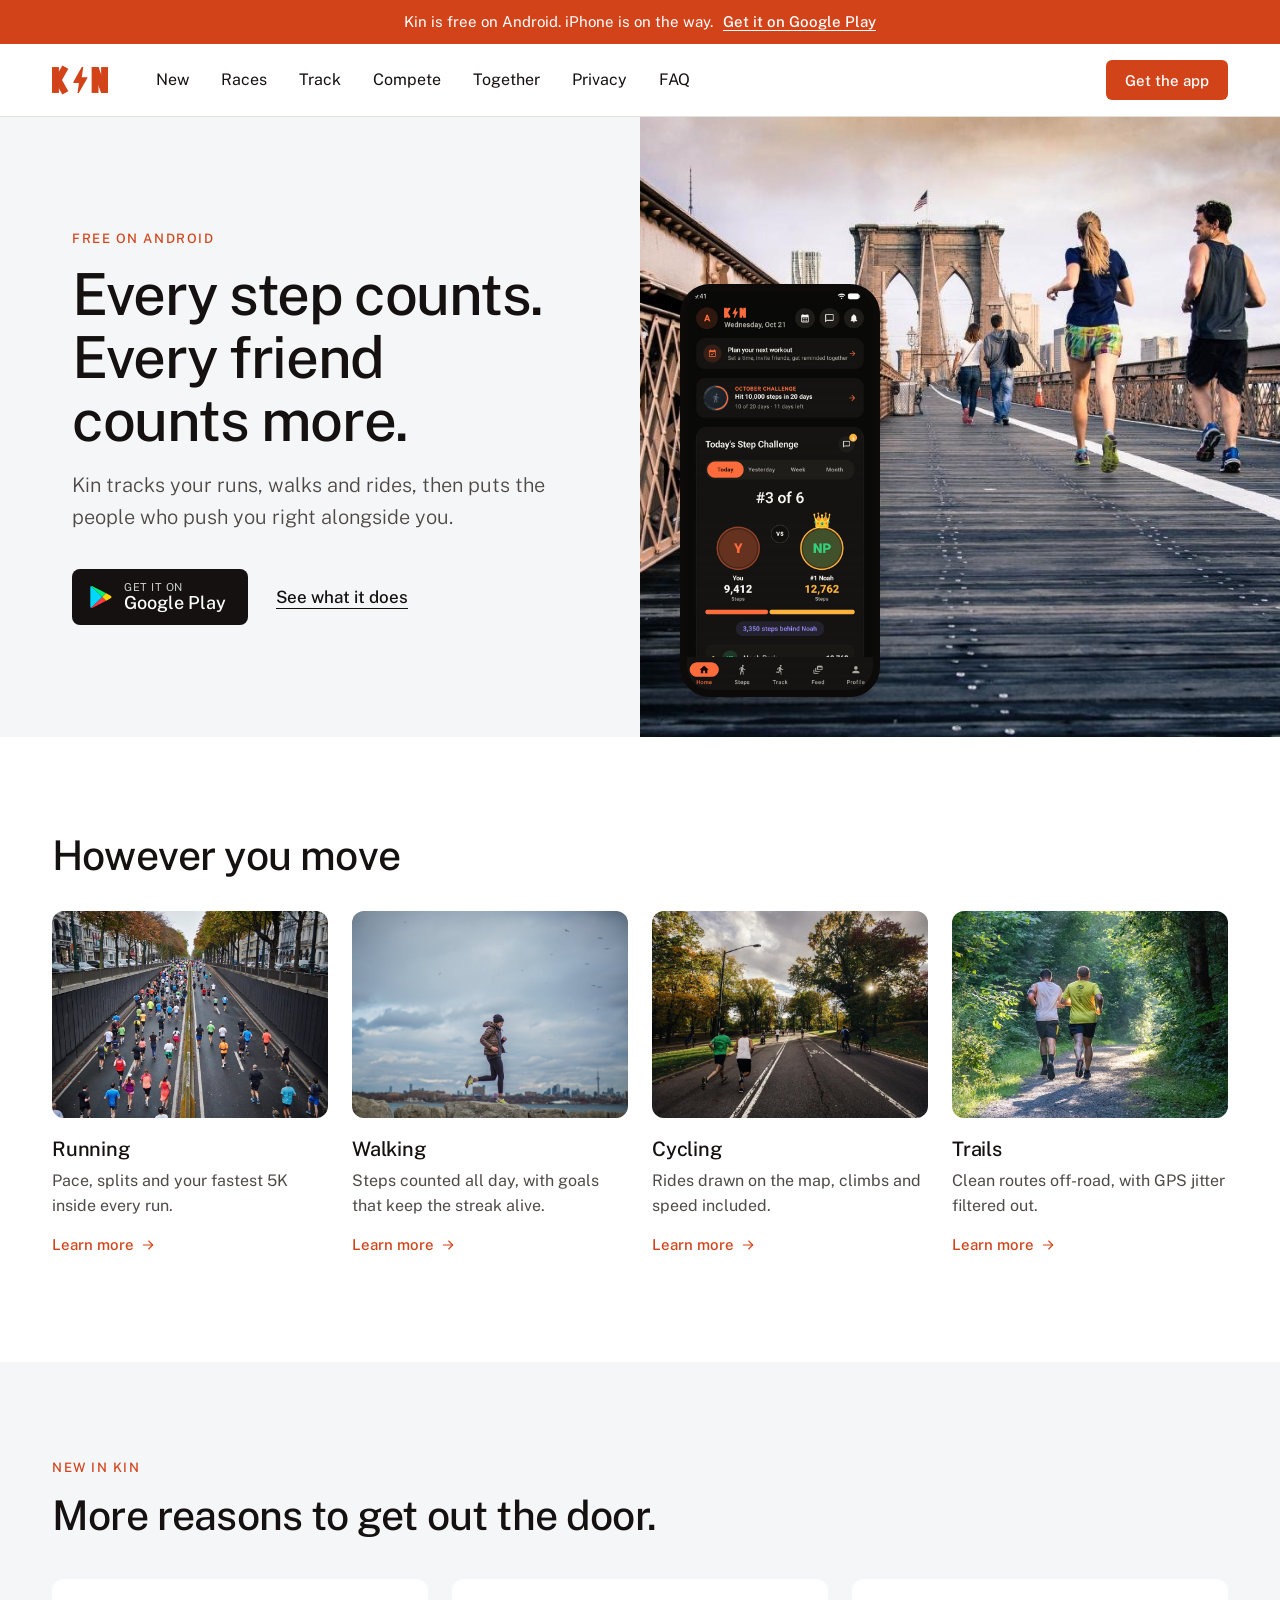
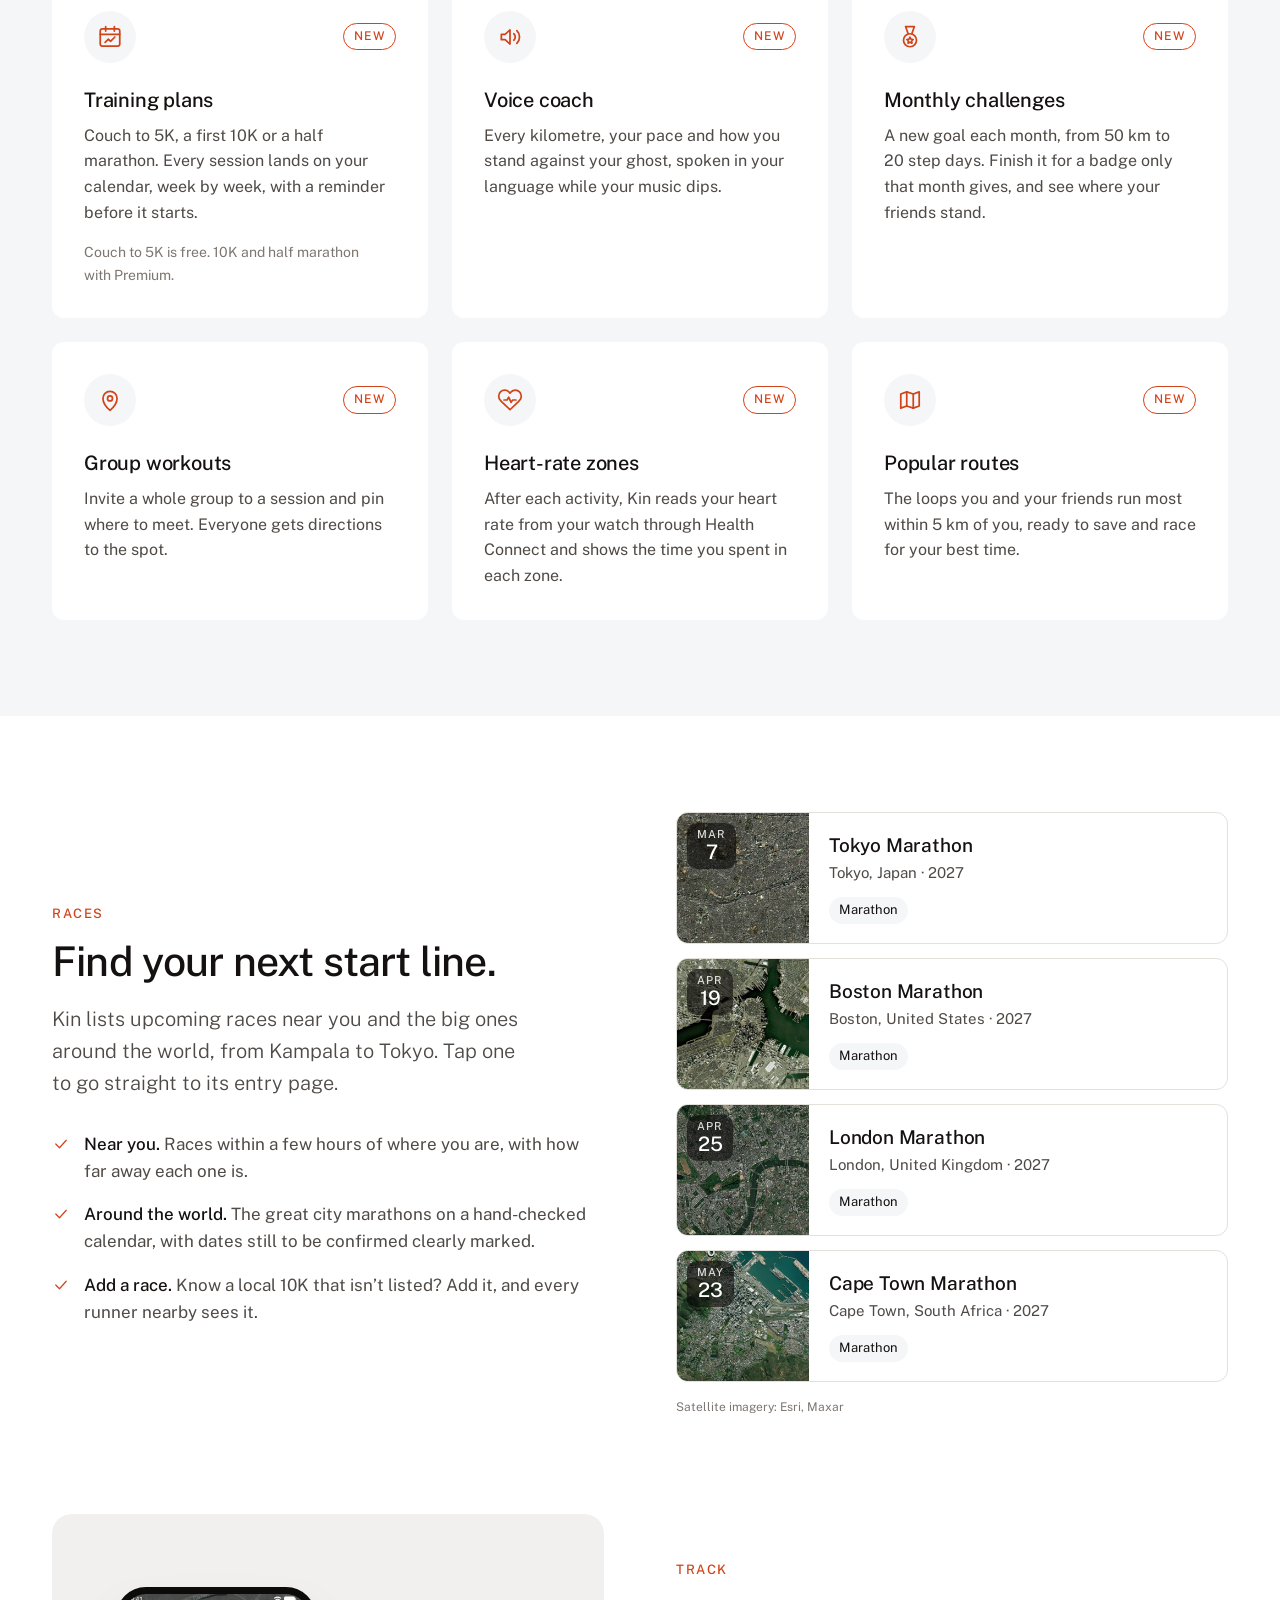
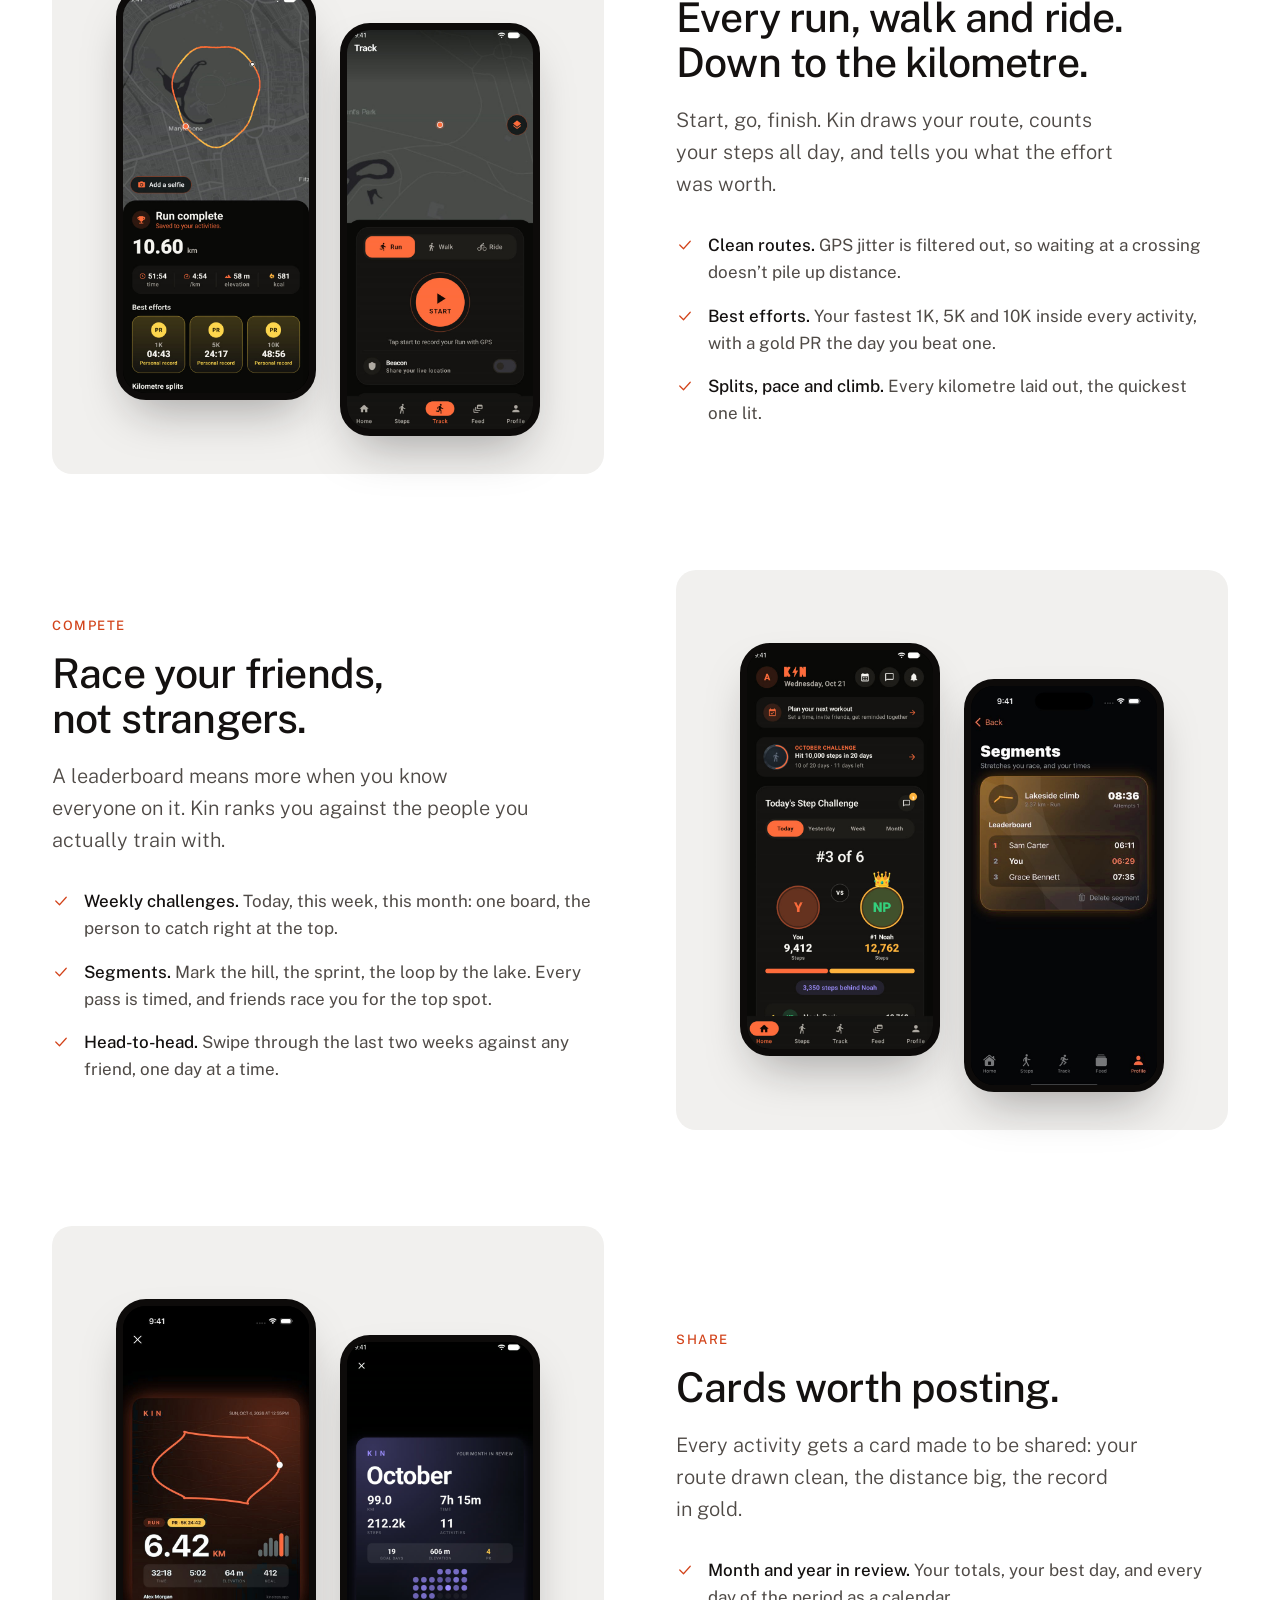
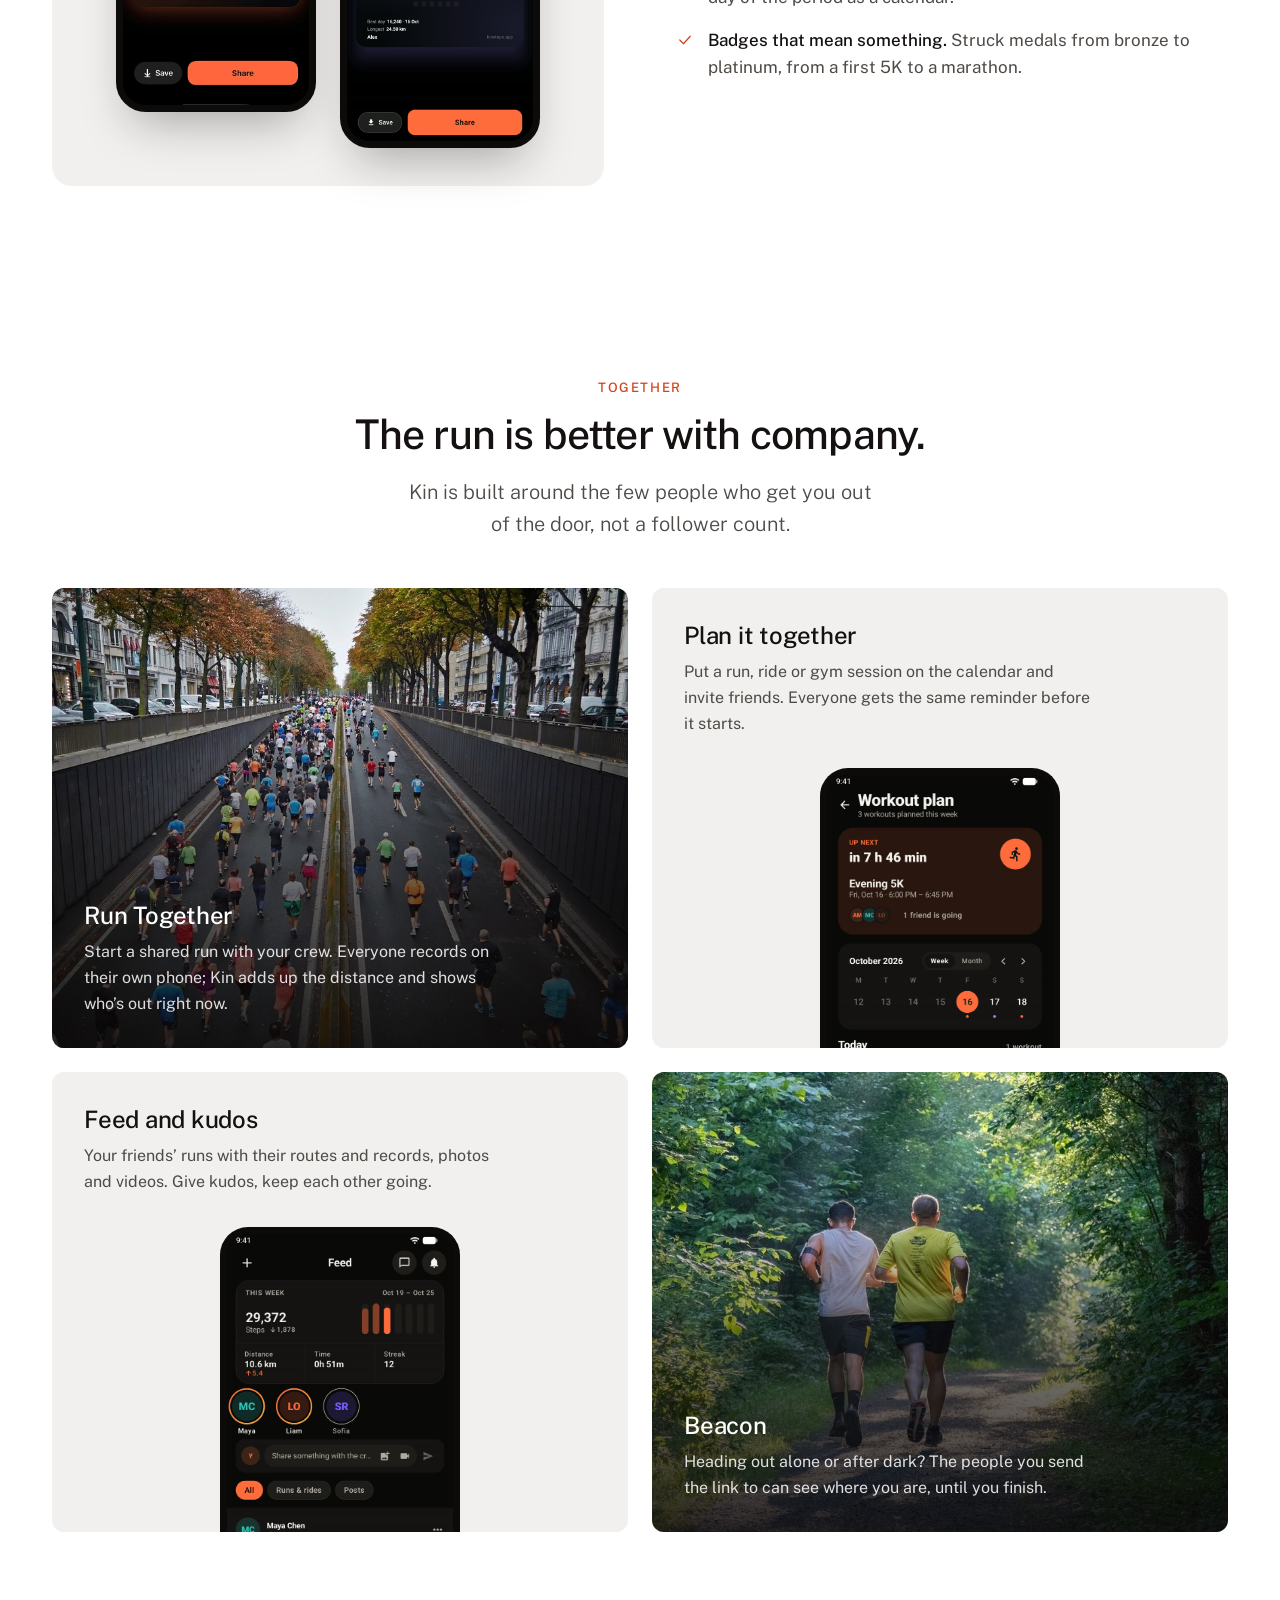
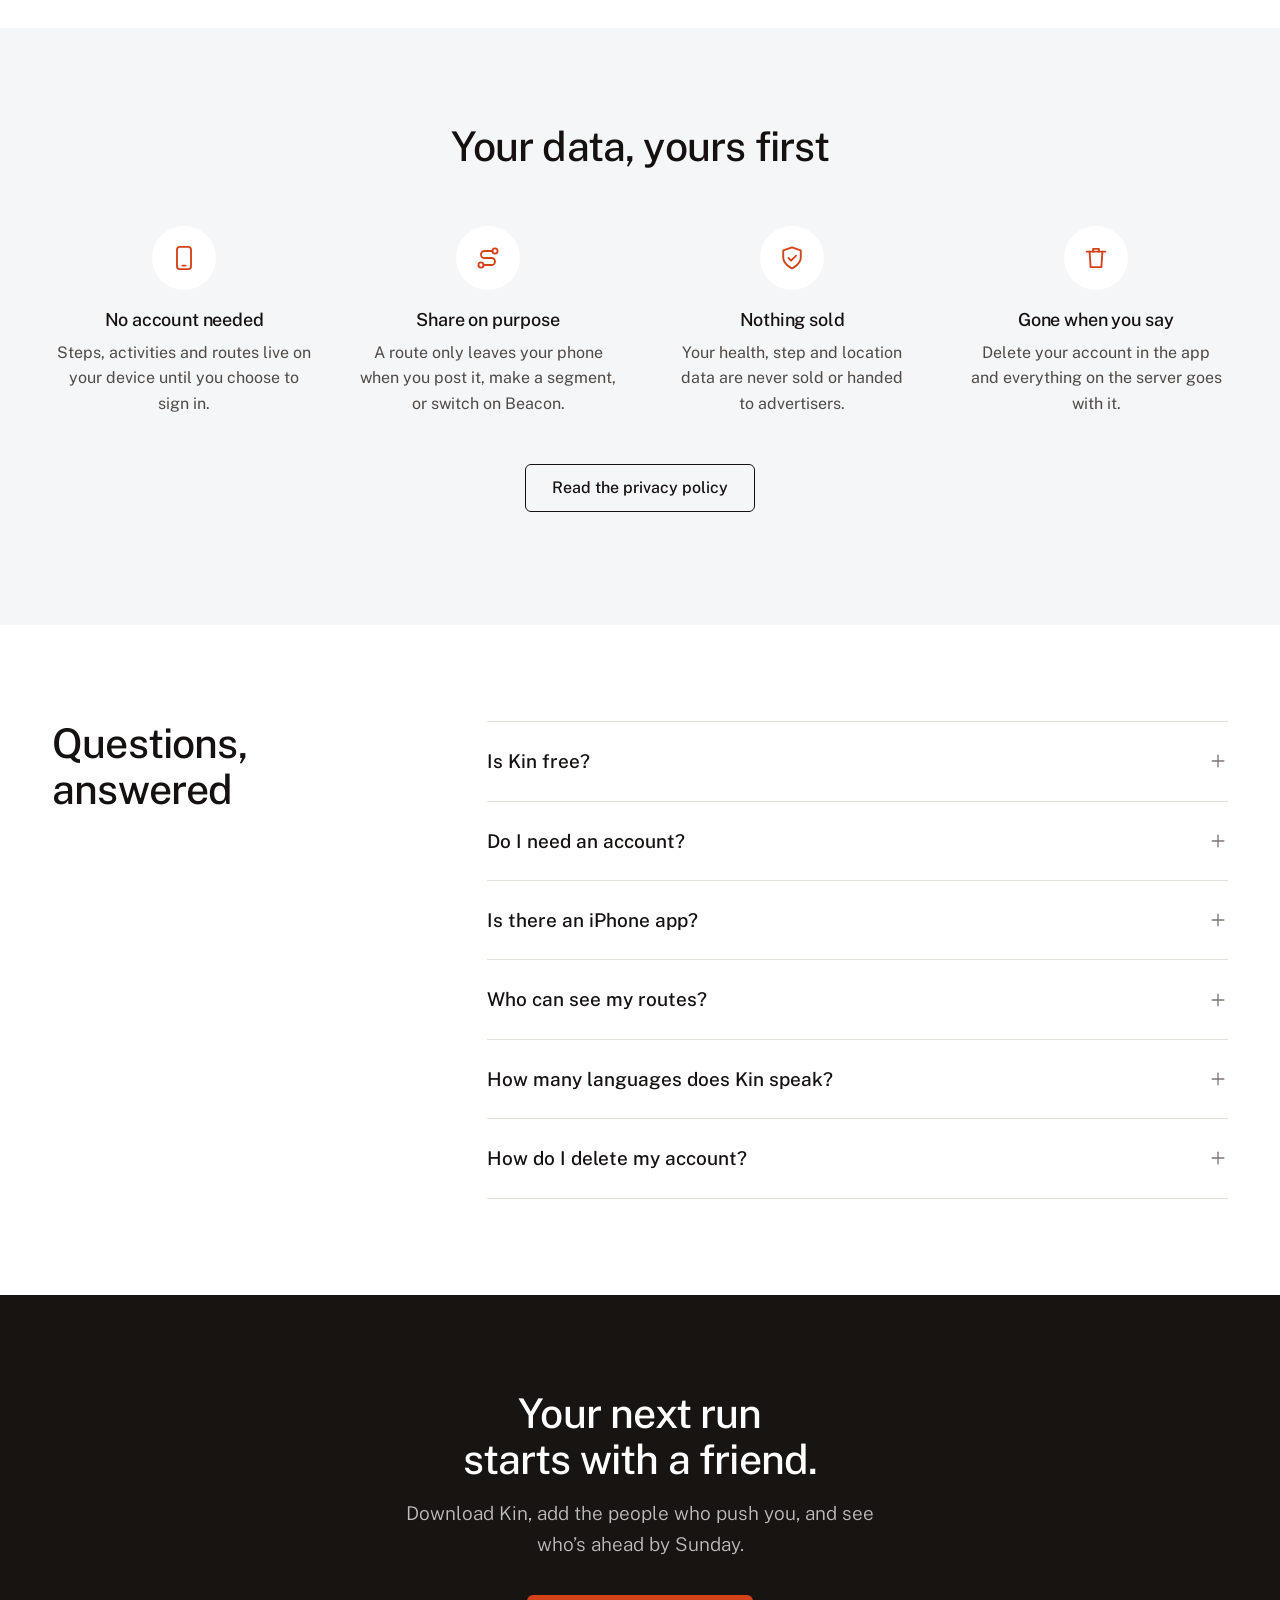
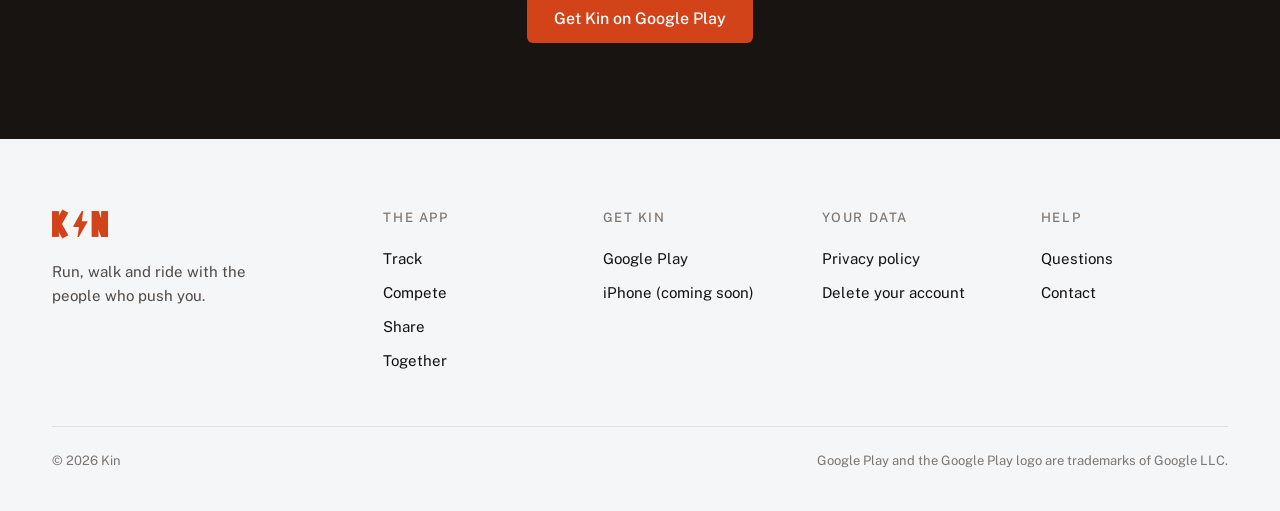
<file: index.html>
<!doctype html>
<html lang="en">
<head>
<meta charset="utf-8">
<meta name="viewport" content="width=device-width, initial-scale=1, viewport-fit=cover">
<title>Kin — run, walk and ride with the people who push you</title>
<meta name="description" content="Kin tracks every run, walk and ride, then puts your friends right alongside you: weekly challenges, segments, head-to-heads, shared runs and planned workouts. Free on Android.">
<meta name="theme-color" content="#ffffff">
<link rel="icon" href="/favicon.svg" type="image/svg+xml">
<link rel="apple-touch-icon" href="/apple-touch-icon.png">
<link rel="canonical" href="https://kinsteps.app/">
<link rel="preload" href="/fonts/public-sans-latin.woff2" as="font" type="font/woff2" crossorigin>
<link rel="stylesheet" href="/assets/kin.css">
<meta property="og:title" content="Kin — run, walk and ride with the people who push you">
<meta property="og:description" content="Kin tracks every run, walk and ride, then puts your friends right alongside you: weekly challenges, segments, head-to-heads, shared runs and planned workouts. Free on Android.">
<meta property="og:type" content="website">
<meta property="og:url" content="https://kinsteps.app/">
<meta property="og:image" content="https://kinsteps.app/img/photo-bridge.jpg">
</head>
<body class="">
<a class="skip" href="#main">Skip to content</a>

<div class="promo">
  <p>Kin is free on Android. iPhone is on the way. <a href="https://play.google.com/store/apps/details?id=io.github.reaemanz.kin">Get it on Google Play</a></p>
</div>

<header class="header" id="header">
  <div class="container header-row">
    <a class="logo" href="/" aria-label="Kin home">
<svg class="lettermark" width="56" height="26" viewBox="21 39 65 30" overflow="visible" aria-hidden="true">
  <g fill="none" stroke="currentColor" stroke-width="8" stroke-linecap="butt" stroke-linejoin="miter" stroke-miterlimit="6"><path d="M25 39v30"/><path d="M36.5 39 28 54l8.5 15"/></g>
  <g fill="currentColor">
    <path transform="translate(33.93 34) scale(1.667)" d="M11 21h-1l1-7H7.5c-.58 0-.57-.32-.38-.66.19-.34.05-.08.07-.12C8.48 10.94 10.42 7.54 13 3h1l-1 7h3.5c.49 0 .56.33.47.51l-.07.15C12.96 17.55 11 21 11 21z"/>
    <path d="M67 39h8v30h-8z"/><path d="M78 39h8v30h-8z"/><path d="M67 39h8l11 30h-8z"/>
  </g>
</svg>
</a>
    <nav class="nav" id="nav" aria-label="Main">
      <a href="/#new">New</a><a href="/#races">Races</a><a href="/#track">Track</a><a href="/#compete">Compete</a><a href="/#together">Together</a><a href="/#privacy">Privacy</a><a href="/#faq">FAQ</a>
    </nav>
    <div class="header-end">
      <a class="btn btn-primary btn-small" href="https://play.google.com/store/apps/details?id=io.github.reaemanz.kin">Get the app</a>
      <button class="menu-toggle" id="menu-toggle" type="button" aria-expanded="false" aria-controls="nav" aria-label="Open menu">
        <span class="when-closed">
<svg width="24" height="24" viewBox="0 0 24 24" fill="none" stroke="currentColor" stroke-width="1.6" stroke-linecap="round" stroke-linejoin="round" aria-hidden="true"><path d="M4 7h16"/><path d="M4 12h16"/><path d="M4 17h16"/>
</svg>
</span><span class="when-open">
<svg width="24" height="24" viewBox="0 0 24 24" fill="none" stroke="currentColor" stroke-width="1.6" stroke-linecap="round" stroke-linejoin="round" aria-hidden="true"><path d="M6 6l12 12"/><path d="M18 6L6 18"/>
</svg>
</span>
      </button>
    </div>
  </div>
</header>

<main id="main">


<section class="hero">
  <div class="hero-copy">
    <p class="eyebrow">Free on Android</p>
    <h1>Every step counts. Every friend counts more.</h1>
    <p class="lede">Kin tracks your runs, walks and rides, then puts the people who push you right alongside you.</p>
    <div class="cta-row">
      
<a class="store" href="https://play.google.com/store/apps/details?id=io.github.reaemanz.kin">
  <svg width="22" height="24" viewBox="0 0 26 28" aria-hidden="true">
    <path d="M1.2 1.1 14.6 14 1.2 26.9c-.5-.3-.8-.9-.8-1.6V2.7c0-.7.3-1.3.8-1.6Z" fill="#00d7fe"/>
    <path d="m19.1 9.6-4.5 4.4-13.4-12.9c.2-.1.4-.2.7-.2.4 0 .8.1 1.1.3l16.1 8.4Z" fill="#00f076"/>
    <path d="m19.1 18.4-16 8.4c-.4.2-.8.3-1.2.3-.3 0-.5-.1-.7-.2L14.6 14l4.5 4.4Z" fill="#ff3a44"/>
    <path d="m24.4 15.6-5.3 2.8-4.5-4.4 4.5-4.4 5.3 2.8c1.3.7 1.3 2.5 0 3.2Z" fill="#ffd400"/>
  </svg>
  <span><small>GET IT ON</small>Google Play</span>
</a>

      <a class="text-link" href="#track">See what it does</a>
    </div>
  </div>
  <div class="hero-media">
    <img src="/img/photo-bridge.jpg" alt="Two runners crossing a bridge into the city in the morning" width="960" height="720" fetchpriority="high">
    <div class="phone" aria-hidden="true"><img src="/img/challenge.jpg" alt="" width="600" height="1304"></div>
  </div>
</section>



<section class="section slider" data-slider>
  <div class="container">
    <div class="section-bar">
      <h2>However you move</h2>
      <div class="slider-arrows">
        <button type="button" class="round" data-prev aria-label="Previous">
<svg width="20" height="20" viewBox="0 0 24 24" fill="none" stroke="currentColor" stroke-width="1.6" stroke-linecap="round" stroke-linejoin="round" aria-hidden="true"><path d="M15 5l-7 7 7 7"/>
</svg>
</button>
        <button type="button" class="round" data-next aria-label="Next">
<svg width="20" height="20" viewBox="0 0 24 24" fill="none" stroke="currentColor" stroke-width="1.6" stroke-linecap="round" stroke-linejoin="round" aria-hidden="true"><path d="M9 5l7 7-7 7"/>
</svg>
</button>
      </div>
    </div>
    <ul class="slider-track" data-track>
      
      <li class="slide">
        <a href="#track">
          <div class="slide-img"><img src="/img/photo-marathon.jpg" alt="Runners in a city road race" width="1024" height="680" loading="lazy"></div>
          <h3>Running</h3>
          <p>Pace, splits and your fastest 5K inside every run.</p>
          <span class="more">Learn more 
<svg width="16" height="16" viewBox="0 0 24 24" fill="none" stroke="currentColor" stroke-width="1.6" stroke-linecap="round" stroke-linejoin="round" aria-hidden="true"><path d="M5 12h14"/><path d="M13 6l6 6-6 6"/>
</svg>
</span>
        </a>
      </li>
      
      <li class="slide">
        <a href="#track">
          <div class="slide-img"><img src="/img/photo-city.jpg" alt="A runner on a waterfront path with the city skyline behind" width="960" height="639" loading="lazy"></div>
          <h3>Walking</h3>
          <p>Steps counted all day, with goals that keep the streak alive.</p>
          <span class="more">Learn more 
<svg width="16" height="16" viewBox="0 0 24 24" fill="none" stroke="currentColor" stroke-width="1.6" stroke-linecap="round" stroke-linejoin="round" aria-hidden="true"><path d="M5 12h14"/><path d="M13 6l6 6-6 6"/>
</svg>
</span>
        </a>
      </li>
      
      <li class="slide">
        <a href="#track">
          <div class="slide-img"><img src="/img/photo-park.jpg" alt="Runners and cyclists on a park road in autumn" width="960" height="640" loading="lazy"></div>
          <h3>Cycling</h3>
          <p>Rides drawn on the map, climbs and speed included.</p>
          <span class="more">Learn more 
<svg width="16" height="16" viewBox="0 0 24 24" fill="none" stroke="currentColor" stroke-width="1.6" stroke-linecap="round" stroke-linejoin="round" aria-hidden="true"><path d="M5 12h14"/><path d="M13 6l6 6-6 6"/>
</svg>
</span>
        </a>
      </li>
      
      <li class="slide">
        <a href="#track">
          <div class="slide-img"><img src="/img/photo-trail.jpg" alt="Two friends running side by side on a forest trail" width="1024" height="683" loading="lazy"></div>
          <h3>Trails</h3>
          <p>Clean routes off-road, with GPS jitter filtered out.</p>
          <span class="more">Learn more 
<svg width="16" height="16" viewBox="0 0 24 24" fill="none" stroke="currentColor" stroke-width="1.6" stroke-linecap="round" stroke-linejoin="round" aria-hidden="true"><path d="M5 12h14"/><path d="M13 6l6 6-6 6"/>
</svg>
</span>
        </a>
      </li>
      
    </ul>
  </div>
</section>



<section class="section band features" id="new">
  <div class="container">
    <div class="features-head">
      <p class="eyebrow">New in Kin</p>
      <h2>More reasons to get out the door.</h2>
    </div>
    <ul class="features-grid">
      
      <li class="feature-card">
        <div class="feature-top">
          <span class="feature-icon">
<svg width="26" height="26" viewBox="0 0 24 24" fill="none" stroke="currentColor" stroke-width="1.6" stroke-linecap="round" stroke-linejoin="round" aria-hidden="true"><rect x="3" y="4.5" width="18" height="16" rx="2"/><path d="M3 9.5h18"/><path d="M8 2.5v4"/><path d="M16 2.5v4"/><path d="M7.5 17l3-3 2 2 4-4"/>
</svg>
</span>
          <span class="chip">New</span>
        </div>
        <h3>Training plans</h3>
        <p>Couch to 5K, a first 10K or a half marathon. Every session lands on your calendar, week by week, with a reminder before it starts.</p>
        <p class="feature-note">Couch to 5K is free. 10K and half marathon with Premium.</p>
      </li>
      
      <li class="feature-card">
        <div class="feature-top">
          <span class="feature-icon">
<svg width="26" height="26" viewBox="0 0 24 24" fill="none" stroke="currentColor" stroke-width="1.6" stroke-linecap="round" stroke-linejoin="round" aria-hidden="true"><path d="M4 9.5v5h3.5L12 18.5v-13L7.5 9.5H4Z"/><path d="M15.5 9a4 4 0 0 1 0 6"/><path d="M18.3 6.2a8 8 0 0 1 0 11.6"/>
</svg>
</span>
          <span class="chip">New</span>
        </div>
        <h3>Voice coach</h3>
        <p>Every kilometre, your pace and how you stand against your ghost, spoken in your language while your music dips.</p>
        
      </li>
      
      <li class="feature-card">
        <div class="feature-top">
          <span class="feature-icon">
<svg width="26" height="26" viewBox="0 0 24 24" fill="none" stroke="currentColor" stroke-width="1.6" stroke-linecap="round" stroke-linejoin="round" aria-hidden="true"><path d="M8 2.5h8l-2.2 6.2"/><path d="M10.2 8.7 8 2.5"/><circle cx="12" cy="15" r="6"/><path d="M12 12.2l.9 1.8 2 .3-1.45 1.4.35 2-1.8-.95-1.8.95.35-2-1.45-1.4 2-.3Z"/>
</svg>
</span>
          <span class="chip">New</span>
        </div>
        <h3>Monthly challenges</h3>
        <p>A new goal each month, from 50 km to 20 step days. Finish it for a badge only that month gives, and see where your friends stand.</p>
        
      </li>
      
      <li class="feature-card">
        <div class="feature-top">
          <span class="feature-icon">
<svg width="26" height="26" viewBox="0 0 24 24" fill="none" stroke="currentColor" stroke-width="1.6" stroke-linecap="round" stroke-linejoin="round" aria-hidden="true"><path d="M12 21.5s-6.5-5.6-6.5-11a6.5 6.5 0 0 1 13 0c0 5.4-6.5 11-6.5 11Z"/><circle cx="12" cy="10.5" r="2.3"/>
</svg>
</span>
          <span class="chip">New</span>
        </div>
        <h3>Group workouts</h3>
        <p>Invite a whole group to a session and pin where to meet. Everyone gets directions to the spot.</p>
        
      </li>
      
      <li class="feature-card">
        <div class="feature-top">
          <span class="feature-icon">
<svg width="26" height="26" viewBox="0 0 24 24" fill="none" stroke="currentColor" stroke-width="1.6" stroke-linecap="round" stroke-linejoin="round" aria-hidden="true"><path d="M20.8 4.6a5.5 5.5 0 0 0-7.8 0L12 5.7l-1-1.1a5.5 5.5 0 0 0-7.8 7.8l1 1.1L12 21l7.8-7.5 1-1.1a5.5 5.5 0 0 0 0-7.8Z"/><path d="M6.5 12h2.8l1.5-2.6 2.2 4.8 1.5-2.2h3"/>
</svg>
</span>
          <span class="chip">New</span>
        </div>
        <h3>Heart-rate zones</h3>
        <p>After each activity, Kin reads your heart rate from your watch through Health Connect and shows the time you spent in each zone.</p>
        
      </li>
      
      <li class="feature-card">
        <div class="feature-top">
          <span class="feature-icon">
<svg width="26" height="26" viewBox="0 0 24 24" fill="none" stroke="currentColor" stroke-width="1.6" stroke-linecap="round" stroke-linejoin="round" aria-hidden="true"><path d="M9 4.5 3.5 6.5v13L9 17.5l6 2 5.5-2v-13L15 6.5l-6-2Z"/><path d="M9 4.5v13"/><path d="M15 6.5v13"/>
</svg>
</span>
          <span class="chip">New</span>
        </div>
        <h3>Popular routes</h3>
        <p>The loops you and your friends run most within 5 km of you, ready to save and race for your best time.</p>
        
      </li>
      
    </ul>
  </div>
</section>



<section class="section races" id="races">
  <div class="container races-row">
    <div class="races-copy">
      <p class="eyebrow">Races</p>
      <h2>Find your next start line.</h2>
      <p class="lede">Kin lists upcoming races near you and the big ones around the world, from Kampala to Tokyo. Tap one to go straight to its entry page.</p>
      <ul class="ticks">
        
        <li>
<svg width="18" height="18" viewBox="0 0 24 24" fill="none" stroke="currentColor" stroke-width="1.6" stroke-linecap="round" stroke-linejoin="round" aria-hidden="true"><path d="M5 12l5 5 9-10"/>
</svg>
<span><b>Near you.</b> Races within a few hours of where you are, with how far away each one is.</span></li>
        
        <li>
<svg width="18" height="18" viewBox="0 0 24 24" fill="none" stroke="currentColor" stroke-width="1.6" stroke-linecap="round" stroke-linejoin="round" aria-hidden="true"><path d="M5 12l5 5 9-10"/>
</svg>
<span><b>Around the world.</b> The great city marathons on a hand-checked calendar, with dates still to be confirmed clearly marked.</span></li>
        
        <li>
<svg width="18" height="18" viewBox="0 0 24 24" fill="none" stroke="currentColor" stroke-width="1.6" stroke-linecap="round" stroke-linejoin="round" aria-hidden="true"><path d="M5 12l5 5 9-10"/>
</svg>
<span><b>Add a race.</b> Know a local 10K that isn&rsquo;t listed? Add it, and every runner nearby sees it.</span></li>
        
      </ul>
    </div>
    <div class="races-list">
      
      <article class="race-card">
        <div class="race-img">
          <img src="/img/races/tokyo.jpg" alt="Satellite view of Tokyo, Japan" width="480" height="480" loading="lazy">
          <time class="race-date" datetime="2027"><span>Mar</span>7</time>
        </div>
        <div class="race-body">
          <h3>Tokyo Marathon</h3>
          <p>Tokyo, Japan &middot; 2027</p>
          <div class="race-pills"><span>Marathon</span></div>
        </div>
      </article>
      
      <article class="race-card">
        <div class="race-img">
          <img src="/img/races/boston.jpg" alt="Satellite view of Boston, United States" width="480" height="480" loading="lazy">
          <time class="race-date" datetime="2027"><span>Apr</span>19</time>
        </div>
        <div class="race-body">
          <h3>Boston Marathon</h3>
          <p>Boston, United States &middot; 2027</p>
          <div class="race-pills"><span>Marathon</span></div>
        </div>
      </article>
      
      <article class="race-card">
        <div class="race-img">
          <img src="/img/races/london.jpg" alt="Satellite view of London, United Kingdom" width="480" height="480" loading="lazy">
          <time class="race-date" datetime="2027"><span>Apr</span>25</time>
        </div>
        <div class="race-body">
          <h3>London Marathon</h3>
          <p>London, United Kingdom &middot; 2027</p>
          <div class="race-pills"><span>Marathon</span></div>
        </div>
      </article>
      
      <article class="race-card">
        <div class="race-img">
          <img src="/img/races/capetown.jpg" alt="Satellite view of Cape Town, South Africa" width="480" height="480" loading="lazy">
          <time class="race-date" datetime="2027"><span>May</span>23</time>
        </div>
        <div class="race-body">
          <h3>Cape Town Marathon</h3>
          <p>Cape Town, South Africa &middot; 2027</p>
          <div class="race-pills"><span>Marathon</span></div>
        </div>
      </article>
      
      <p class="race-credit">Satellite imagery: Esri, Maxar</p>
    </div>
  </div>
</section>



<section class="section spotlight" id="track">
  <div class="container spotlight-row">
    <div class="spotlight-media pair">
      
      <div class="phone"><img src="/img/summary.jpg" alt="A finished run in Kin: a loop of Regent&#39;s Park on the map, 10.60 km in 51:54, and personal records for 1K, 5K and 10K" width="600" height="1304" loading="lazy"></div>
      
      <div class="phone"><img src="/img/track.jpg" alt="The Track screen: pick run, walk or ride, then one big Start button" width="600" height="1304" loading="lazy"></div>
      
    </div>
    <div class="spotlight-copy">
      <p class="eyebrow">Track</p>
      <h2>Every run, walk and ride. Down to the kilometre.</h2>
      <p class="lede">Start, go, finish. Kin draws your route, counts your steps all day, and tells you what the effort was worth.</p>
      <ul class="ticks">
        
        <li>
<svg width="18" height="18" viewBox="0 0 24 24" fill="none" stroke="currentColor" stroke-width="1.6" stroke-linecap="round" stroke-linejoin="round" aria-hidden="true"><path d="M5 12l5 5 9-10"/>
</svg>
<span><b>Clean routes.</b> GPS jitter is filtered out, so waiting at a crossing doesn&rsquo;t pile up distance.</span></li>
        
        <li>
<svg width="18" height="18" viewBox="0 0 24 24" fill="none" stroke="currentColor" stroke-width="1.6" stroke-linecap="round" stroke-linejoin="round" aria-hidden="true"><path d="M5 12l5 5 9-10"/>
</svg>
<span><b>Best efforts.</b> Your fastest 1K, 5K and 10K inside every activity, with a gold PR the day you beat one.</span></li>
        
        <li>
<svg width="18" height="18" viewBox="0 0 24 24" fill="none" stroke="currentColor" stroke-width="1.6" stroke-linecap="round" stroke-linejoin="round" aria-hidden="true"><path d="M5 12l5 5 9-10"/>
</svg>
<span><b>Splits, pace and climb.</b> Every kilometre laid out, the quickest one lit.</span></li>
        
      </ul>
    </div>
  </div>
</section>



<section class="section spotlight flip" id="compete">
  <div class="container spotlight-row">
    <div class="spotlight-media pair">
      
      <div class="phone"><img src="/img/challenge.jpg" alt="Today&#39;s step challenge: third of six, you against the leader with a split bar between you" width="600" height="1304" loading="lazy"></div>
      
      <div class="phone"><img src="/img/segments.jpg" alt="A segment with its leaderboard among friends" width="600" height="1304" loading="lazy"></div>
      
    </div>
    <div class="spotlight-copy">
      <p class="eyebrow">Compete</p>
      <h2>Race your friends, not strangers.</h2>
      <p class="lede">A leaderboard means more when you know everyone on it. Kin ranks you against the people you actually train with.</p>
      <ul class="ticks">
        
        <li>
<svg width="18" height="18" viewBox="0 0 24 24" fill="none" stroke="currentColor" stroke-width="1.6" stroke-linecap="round" stroke-linejoin="round" aria-hidden="true"><path d="M5 12l5 5 9-10"/>
</svg>
<span><b>Weekly challenges.</b> Today, this week, this month: one board, the person to catch right at the top.</span></li>
        
        <li>
<svg width="18" height="18" viewBox="0 0 24 24" fill="none" stroke="currentColor" stroke-width="1.6" stroke-linecap="round" stroke-linejoin="round" aria-hidden="true"><path d="M5 12l5 5 9-10"/>
</svg>
<span><b>Segments.</b> Mark the hill, the sprint, the loop by the lake. Every pass is timed, and friends race you for the top spot.</span></li>
        
        <li>
<svg width="18" height="18" viewBox="0 0 24 24" fill="none" stroke="currentColor" stroke-width="1.6" stroke-linecap="round" stroke-linejoin="round" aria-hidden="true"><path d="M5 12l5 5 9-10"/>
</svg>
<span><b>Head-to-head.</b> Swipe through the last two weeks against any friend, one day at a time.</span></li>
        
      </ul>
    </div>
  </div>
</section>



<section class="section spotlight" id="share">
  <div class="container spotlight-row">
    <div class="spotlight-media pair">
      
      <div class="phone"><img src="/img/share-card.jpg" alt="A run&#39;s share card: the route as line art, 6.42 km, a 5K personal record" width="600" height="1304" loading="lazy"></div>
      
      <div class="phone"><img src="/img/recap.jpg" alt="The month in review card: distance, time, steps, a calendar of days" width="600" height="1304" loading="lazy"></div>
      
    </div>
    <div class="spotlight-copy">
      <p class="eyebrow">Share</p>
      <h2>Cards worth posting.</h2>
      <p class="lede">Every activity gets a card made to be shared: your route drawn clean, the distance big, the record in gold.</p>
      <ul class="ticks">
        
        <li>
<svg width="18" height="18" viewBox="0 0 24 24" fill="none" stroke="currentColor" stroke-width="1.6" stroke-linecap="round" stroke-linejoin="round" aria-hidden="true"><path d="M5 12l5 5 9-10"/>
</svg>
<span><b>Month and year in review.</b> Your totals, your best day, and every day of the period as a calendar.</span></li>
        
        <li>
<svg width="18" height="18" viewBox="0 0 24 24" fill="none" stroke="currentColor" stroke-width="1.6" stroke-linecap="round" stroke-linejoin="round" aria-hidden="true"><path d="M5 12l5 5 9-10"/>
</svg>
<span><b>Badges that mean something.</b> Struck medals from bronze to platinum, from a first 5K to a marathon.</span></li>
        
      </ul>
    </div>
  </div>
</section>


<section class="section message" id="together">
  <div class="container">
    <p class="eyebrow">Together</p>
    <h2>The run is better with company.</h2>
    <p class="lede">Kin is built around the few people who get you out of the door, not a follower count.</p>
  </div>
</section>


<section class="collection">
  <div class="container collection-grid">
    
    
    <article class="tile tile-photo">
      <img src="/img/photo-marathon.jpg" alt="A crowd of runners together on a city road" width="1024" height="680" loading="lazy">
      <div class="tile-copy">
        <h3>Run Together</h3>
        <p>Start a shared run with your crew. Everyone records on their own phone; Kin adds up the distance and shows who&rsquo;s out right now.</p>
      </div>
    </article>
    
    
    
    <article class="tile tile-screen">
      <div class="tile-copy">
        <h3>Plan it together</h3>
        <p>Put a run, ride or gym session on the calendar and invite friends. Everyone gets the same reminder before it starts.</p>
      </div>
      <div class="tile-phone"><img src="/img/calendar.jpg" alt="The workout plan: an evening 5K this Friday, a week calendar, and who is going" width="600" height="1067" loading="lazy"></div>
    </article>
    
    
    
    <article class="tile tile-screen">
      <div class="tile-copy">
        <h3>Feed and kudos</h3>
        <p>Your friends&rsquo; runs with their routes and records, photos and videos. Give kudos, keep each other going.</p>
      </div>
      <div class="tile-phone"><img src="/img/feed.jpg" alt="The feed: this week&#39;s totals, friends&#39; stories, and a friend&#39;s morning run" width="600" height="1067" loading="lazy"></div>
    </article>
    
    
    
    <article class="tile tile-photo">
      <img src="/img/photo-trail.jpg" alt="Two friends running side by side on a forest trail" width="1024" height="683" loading="lazy">
      <div class="tile-copy">
        <h3>Beacon</h3>
        <p>Heading out alone or after dark? The people you send the link to can see where you are, until you finish.</p>
      </div>
    </article>
    
    
  </div>
</section>



<section class="section band strip" id="privacy">
  <div class="container">
    <h2 class="center">Your data, yours first</h2>
    <ul class="strip-grid">
      
      <li>
        <span class="strip-icon">
<svg width="28" height="28" viewBox="0 0 24 24" fill="none" stroke="currentColor" stroke-width="1.6" stroke-linecap="round" stroke-linejoin="round" aria-hidden="true"><rect x="6" y="2.5" width="12" height="19" rx="2.5"/><path d="M10.5 18.5h3"/>
</svg>
</span>
        <h3>No account needed</h3>
        <p>Steps, activities and routes live on your device until you choose to sign in.</p>
      </li>
      
      <li>
        <span class="strip-icon">
<svg width="28" height="28" viewBox="0 0 24 24" fill="none" stroke="currentColor" stroke-width="1.6" stroke-linecap="round" stroke-linejoin="round" aria-hidden="true"><circle cx="6" cy="18" r="2.2"/><circle cx="18" cy="6" r="2.2"/><path d="M8.2 18H15a3 3 0 0 0 0-6H9a3 3 0 0 1 0-6h6.8"/>
</svg>
</span>
        <h3>Share on purpose</h3>
        <p>A route only leaves your phone when you post it, make a segment, or switch on Beacon.</p>
      </li>
      
      <li>
        <span class="strip-icon">
<svg width="28" height="28" viewBox="0 0 24 24" fill="none" stroke="currentColor" stroke-width="1.6" stroke-linecap="round" stroke-linejoin="round" aria-hidden="true"><path d="M12 21s7.5-3.6 7.5-9.4V5.4L12 2.8 4.5 5.4v6.2C4.5 17.4 12 21 12 21Z"/><path d="M9 12l2.2 2.2L15.5 10"/>
</svg>
</span>
        <h3>Nothing sold</h3>
        <p>Your health, step and location data are never sold or handed to advertisers.</p>
      </li>
      
      <li>
        <span class="strip-icon">
<svg width="28" height="28" viewBox="0 0 24 24" fill="none" stroke="currentColor" stroke-width="1.6" stroke-linecap="round" stroke-linejoin="round" aria-hidden="true"><path d="M4 6.5h16"/><path d="M9.5 6.5V4.2h5v2.3"/><path d="M6.5 6.5l.9 13.3h9.2l.9-13.3"/>
</svg>
</span>
        <h3>Gone when you say</h3>
        <p>Delete your account in the app and everything on the server goes with it.</p>
      </li>
      
    </ul>
    <p class="center"><a class="btn btn-outline" href="/privacy.html">Read the privacy policy</a></p>
  </div>
</section>



<section class="section faq" id="faq">
  <div class="container faq-row">
    <h2>Questions, answered</h2>
    <div class="faq-list">
      
      <details>
        <summary>Is Kin free?<span class="faq-icon">
<svg width="20" height="20" viewBox="0 0 24 24" fill="none" stroke="currentColor" stroke-width="1.6" stroke-linecap="round" stroke-linejoin="round" aria-hidden="true"><path d="M12 5v14"/><path d="M5 12h14"/>
</svg>
</span></summary>
        <p>Yes. Kin is free to download and every tracking, challenge and social feature is free, along with the Couch to 5K plan. An optional Premium removes ads and adds the 10K and half marathon plans, extra share-card themes, and CSV and GPX export.</p>
      </details>
      
      <details>
        <summary>Do I need an account?<span class="faq-icon">
<svg width="20" height="20" viewBox="0 0 24 24" fill="none" stroke="currentColor" stroke-width="1.6" stroke-linecap="round" stroke-linejoin="round" aria-hidden="true"><path d="M12 5v14"/><path d="M5 12h14"/>
</svg>
</span></summary>
        <p>No. Kin works fully without one, and keeps your history on your phone. Sign in only when you want friends, challenges and the feed.</p>
      </details>
      
      <details>
        <summary>Is there an iPhone app?<span class="faq-icon">
<svg width="20" height="20" viewBox="0 0 24 24" fill="none" stroke="currentColor" stroke-width="1.6" stroke-linecap="round" stroke-linejoin="round" aria-hidden="true"><path d="M12 5v14"/><path d="M5 12h14"/>
</svg>
</span></summary>
        <p>Not yet. Kin is on Google Play today, and the iPhone app is being built now.</p>
      </details>
      
      <details>
        <summary>Who can see my routes?<span class="faq-icon">
<svg width="20" height="20" viewBox="0 0 24 24" fill="none" stroke="currentColor" stroke-width="1.6" stroke-linecap="round" stroke-linejoin="round" aria-hidden="true"><path d="M12 5v14"/><path d="M5 12h14"/>
</svg>
</span></summary>
        <p>Only the people you share them with. A route leaves your phone when you post that activity, create a segment, or turn on Beacon for a run. You can stop sharing route maps at any time in Settings.</p>
      </details>
      
      <details>
        <summary>How many languages does Kin speak?<span class="faq-icon">
<svg width="20" height="20" viewBox="0 0 24 24" fill="none" stroke="currentColor" stroke-width="1.6" stroke-linecap="round" stroke-linejoin="round" aria-hidden="true"><path d="M12 5v14"/><path d="M5 12h14"/>
</svg>
</span></summary>
        <p>25, from Arabic to Vietnamese.</p>
      </details>
      
      <details>
        <summary>How do I delete my account?<span class="faq-icon">
<svg width="20" height="20" viewBox="0 0 24 24" fill="none" stroke="currentColor" stroke-width="1.6" stroke-linecap="round" stroke-linejoin="round" aria-hidden="true"><path d="M12 5v14"/><path d="M5 12h14"/>
</svg>
</span></summary>
        <p>From inside the app, in Settings. Everything stored on the server is removed with it. <a href="/delete-account.html">See exactly what is deleted</a>.</p>
      </details>
      
    </div>
  </div>
</section>


<section class="cta">
  <div class="container cta-inner">
    <h2>Your next run starts with a friend.</h2>
    <p>Download Kin, add the people who push you, and see who&rsquo;s ahead by Sunday.</p>
    <a class="btn btn-primary" href="https://play.google.com/store/apps/details?id=io.github.reaemanz.kin">Get Kin on Google Play</a>
  </div>
</section>



</main>

<footer class="footer">
  <div class="container">
    <div class="footer-top">
      <div class="footer-brand">
        <a class="logo" href="/" aria-label="Kin home">
<svg class="lettermark" width="56" height="26" viewBox="21 39 65 30" overflow="visible" aria-hidden="true">
  <g fill="none" stroke="currentColor" stroke-width="8" stroke-linecap="butt" stroke-linejoin="miter" stroke-miterlimit="6"><path d="M25 39v30"/><path d="M36.5 39 28 54l8.5 15"/></g>
  <g fill="currentColor">
    <path transform="translate(33.93 34) scale(1.667)" d="M11 21h-1l1-7H7.5c-.58 0-.57-.32-.38-.66.19-.34.05-.08.07-.12C8.48 10.94 10.42 7.54 13 3h1l-1 7h3.5c.49 0 .56.33.47.51l-.07.15C12.96 17.55 11 21 11 21z"/>
    <path d="M67 39h8v30h-8z"/><path d="M78 39h8v30h-8z"/><path d="M67 39h8l11 30h-8z"/>
  </g>
</svg>
</a>
        <p>Run, walk and ride with the people who push you.</p>
      </div>
      
      <nav class="footer-col" aria-label="The app">
        <h2>The app</h2>
        <a href="/#track">Track</a><a href="/#compete">Compete</a><a href="/#share">Share</a><a href="/#together">Together</a>
      </nav>
      
      <nav class="footer-col" aria-label="Get Kin">
        <h2>Get Kin</h2>
        <a href="https://play.google.com/store/apps/details?id=io.github.reaemanz.kin">Google Play</a><a href="/#faq">iPhone (coming soon)</a>
      </nav>
      
      <nav class="footer-col" aria-label="Your data">
        <h2>Your data</h2>
        <a href="/privacy.html">Privacy policy</a><a href="/delete-account.html">Delete your account</a>
      </nav>
      
      <nav class="footer-col" aria-label="Help">
        <h2>Help</h2>
        <a href="/#faq">Questions</a><a href="mailto:privacy@kinsteps.app">Contact</a>
      </nav>
      
    </div>
    <div class="footer-bottom">
      <span>&copy; 2026 Kin</span>
      <span>Google Play and the Google Play logo are trademarks of Google LLC.</span>
    </div>
  </div>
</footer>

<script src="/assets/kin.js" defer></script>
</body>
</html>
</file>
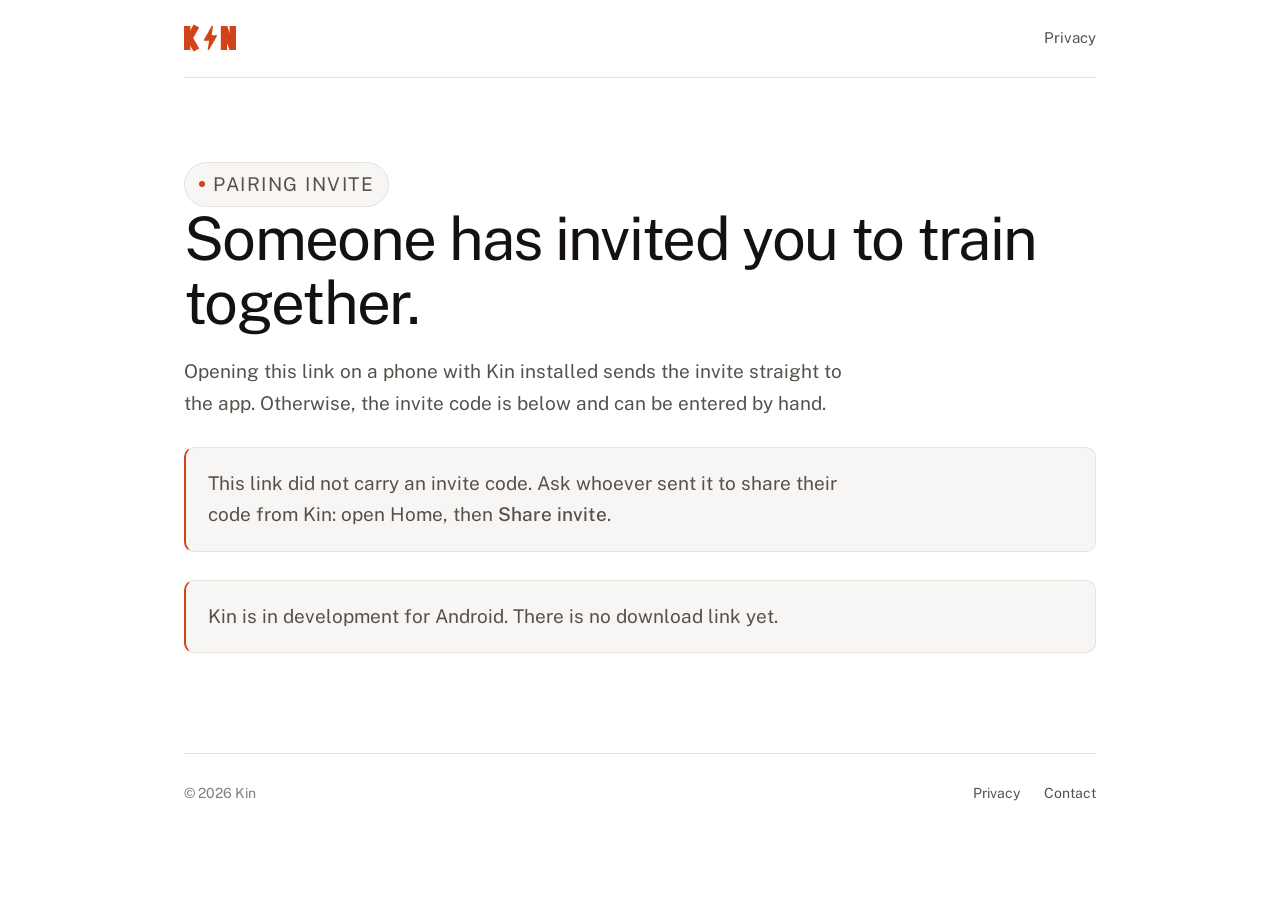
<file: pair/index.html>
<!doctype html>
<html lang="en">
<head>
<meta charset="utf-8">
<meta name="viewport" content="width=device-width, initial-scale=1">
<title>Pairing invite — Kin</title>
<meta name="description" content="Someone has invited you to pair with them on Kin.">
<meta name="theme-color" content="#ffffff">
<meta name="robots" content="noindex">
<link rel="icon" href="/favicon.svg" type="image/svg+xml">
<link rel="stylesheet" href="/styles.css">
</head>
<body>

<div class="wrap">

  <header class="masthead">
    <a class="brand" href="/">
      <svg width="52" height="24" viewBox="21 39 65 30" overflow="visible" role="img" aria-label="Kin">
        <g fill="none" stroke="currentColor" stroke-width="8" stroke-linecap="butt" stroke-linejoin="miter" stroke-miterlimit="6"><path d="M25 39v30"/><path d="M36.5 39 28 54l8.5 15"/></g>
        <g fill="currentColor"><path transform="translate(33.93 34) scale(1.667)" d="M11 21h-1l1-7H7.5c-.58 0-.57-.32-.38-.66.19-.34.05-.08.07-.12C8.48 10.94 10.42 7.54 13 3h1l-1 7h3.5c.49 0 .56.33.47.51l-.07.15C12.96 17.55 11 21 11 21z"/><path d="M67 39h8v30h-8z"/><path d="M78 39h8v30h-8z"/><path d="M67 39h8l11 30h-8z"/></g>
      </svg>
    </a>
    <nav>
      <a href="/privacy.html">Privacy</a>
    </nav>
  </header>

  <section class="hero">
    <p class="eyebrow">Pairing invite</p>
    <h1 id="headline">Someone has invited you to train together.</h1>
    <p id="intro">
      Opening this link on a phone with Kin installed sends the invite straight to the app.
      Otherwise, the invite code is below and can be entered by hand.
    </p>

    <p id="code-block" hidden><span class="pair-code" id="code"></span></p>

    <div class="callout" id="no-code" hidden>
      <p>
        This link did not carry an invite code. Ask whoever sent it to share their code from
        Kin: open Home, then <strong>Share invite</strong>.
      </p>
    </div>

    <ol class="steps" id="steps" hidden>
      <li>Open Kin and go to the couple card on <strong>Home</strong>.</li>
      <li>Tap <strong>Enter a code</strong>.</li>
      <li>Type the code above. The invite is mutual, so the other person confirms it too.</li>
    </ol>

    <div class="callout">
      <p>Kin is in development for Android. There is no download link yet.</p>
    </div>
  </section>

  <footer>
    <span>&copy; 2026 Kin</span>
    <nav>
      <a href="/privacy.html">Privacy</a>
      <a href="mailto:privacy@kinsteps.app">Contact</a>
    </nav>
  </footer>

</div>

<script>
  // The app claims https://kinsteps.app/pair/<code> as a verified App Link, so a phone with
  // Kin installed never reaches this page. It exists for everyone else, and its one job is
  // to lift the code out of the URL so it can be typed in by hand.
  //
  // A static host has no file at /pair/<code>, so that path is served by /404.html, which
  // carries this same markup and script. The 404 status is invisible to the reader and
  // irrelevant to link verification, which only ever fetches /.well-known/assetlinks.json.
  (function () {
    var parts = location.pathname.split('/').filter(Boolean);
    var raw = parts[0] === 'pair' ? parts[1] : null;
    var code = raw ? decodeURIComponent(raw).trim().toUpperCase() : '';

    if (/^KIN-[A-Z0-9]{4,12}$/.test(code)) {
      document.getElementById('code').textContent = code;
      document.getElementById('code-block').hidden = false;
      document.getElementById('steps').hidden = false;
    } else {
      document.getElementById('no-code').hidden = false;
    }
  })();
</script>

</body>
</html>
</file>
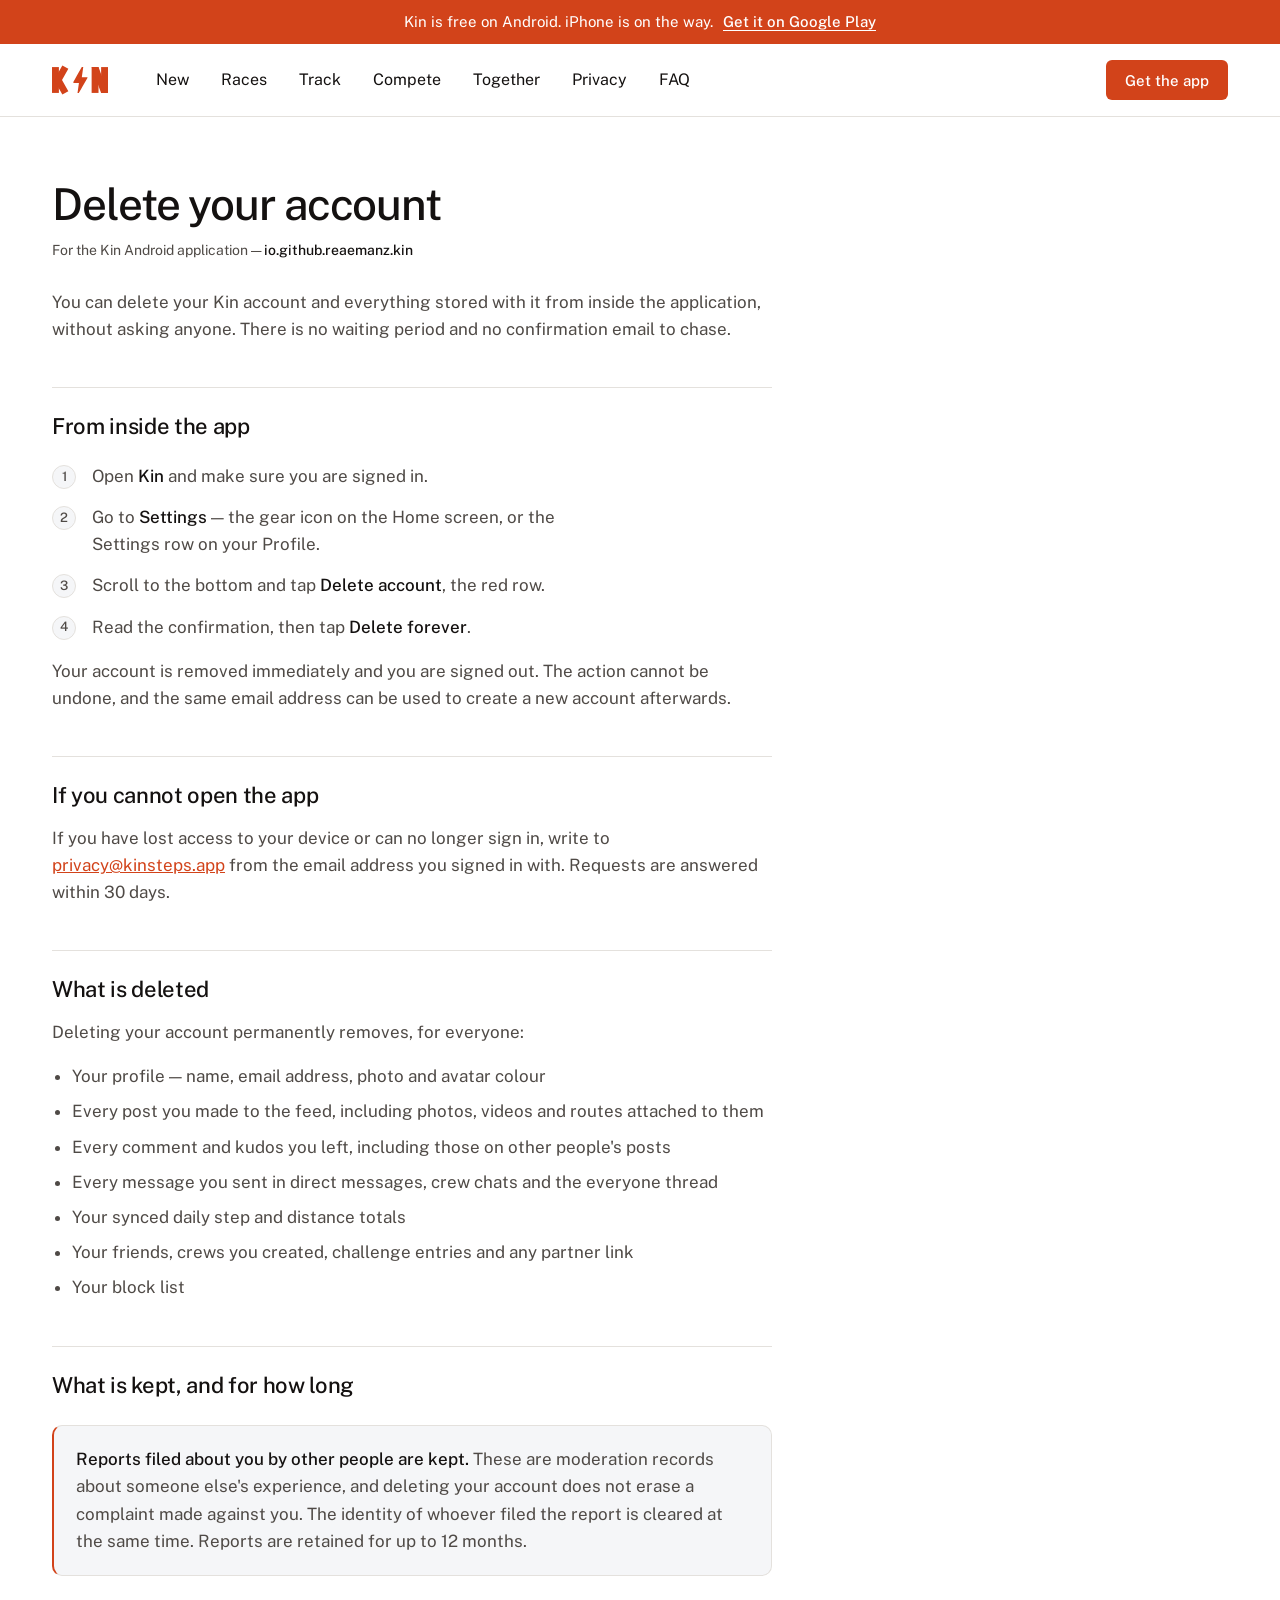
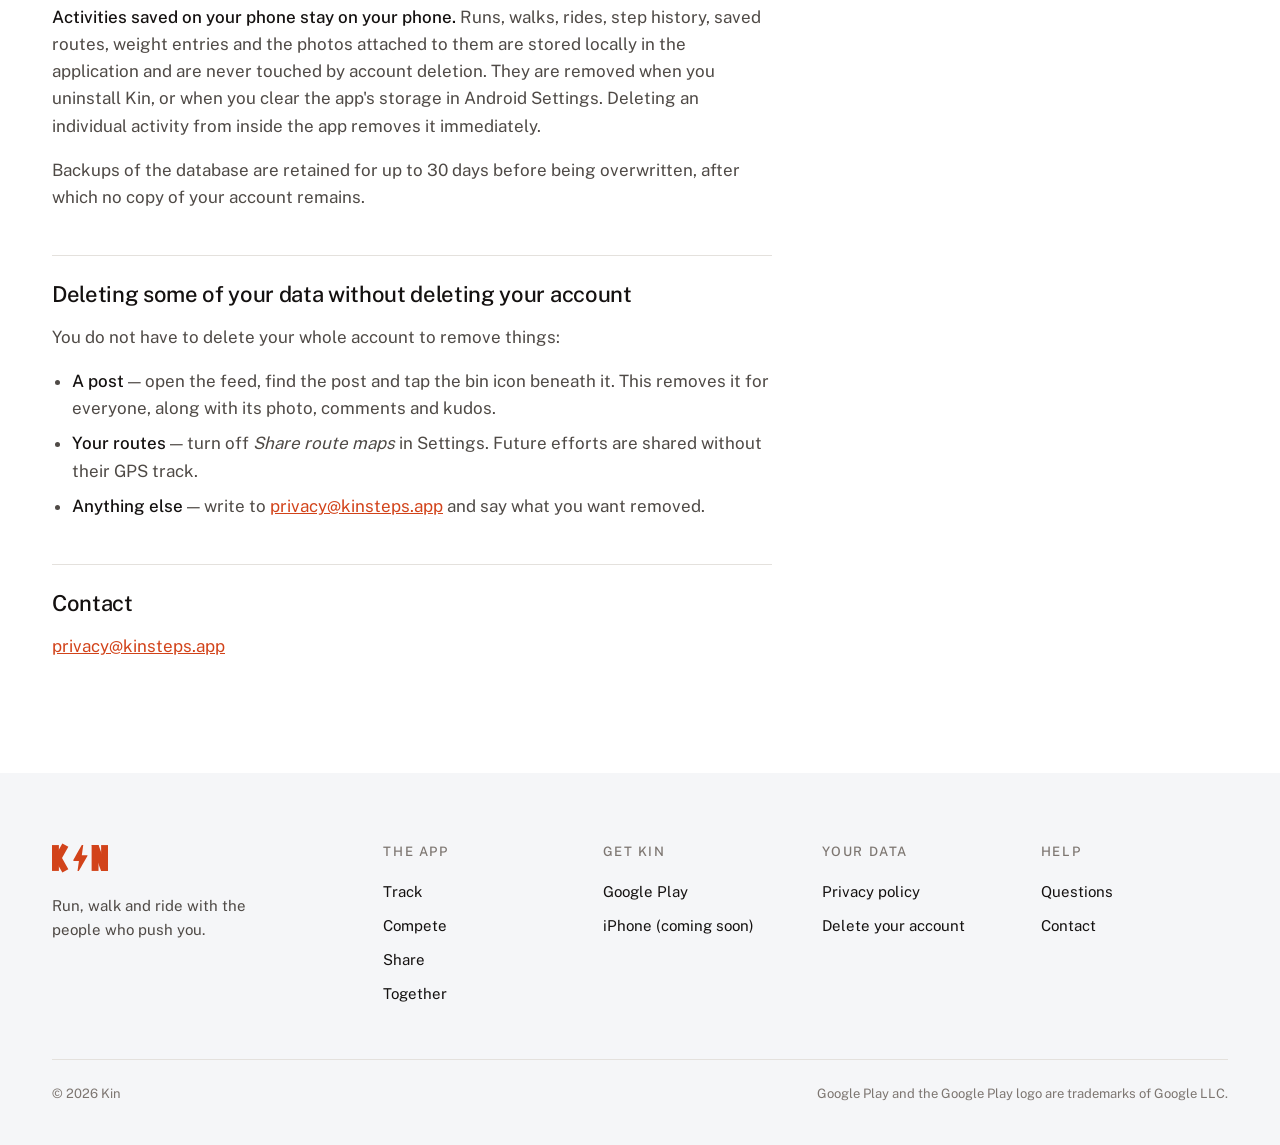
<file: delete-account.html>
<!doctype html>
<html lang="en">
<head>
<meta charset="utf-8">
<meta name="viewport" content="width=device-width, initial-scale=1, viewport-fit=cover">
<title>Delete your Kin account — Kin</title>
<meta name="description" content="How to delete your Kin account and everything stored with it, and exactly what is removed.">
<meta name="theme-color" content="#ffffff">
<link rel="icon" href="/favicon.svg" type="image/svg+xml">
<link rel="apple-touch-icon" href="/apple-touch-icon.png">
<link rel="canonical" href="https://kinsteps.app/delete-account.html">
<link rel="preload" href="/fonts/public-sans-latin.woff2" as="font" type="font/woff2" crossorigin>
<link rel="stylesheet" href="/assets/kin.css">
<meta property="og:title" content="Delete your Kin account — Kin">
<meta property="og:description" content="How to delete your Kin account and everything stored with it, and exactly what is removed.">
<meta property="og:type" content="website">
<meta property="og:url" content="https://kinsteps.app/delete-account.html">
<meta property="og:image" content="https://kinsteps.app/img/photo-bridge.jpg">
</head>
<body class="page-doc">
<a class="skip" href="#main">Skip to content</a>

<div class="promo">
  <p>Kin is free on Android. iPhone is on the way. <a href="https://play.google.com/store/apps/details?id=io.github.reaemanz.kin">Get it on Google Play</a></p>
</div>

<header class="header" id="header">
  <div class="container header-row">
    <a class="logo" href="/" aria-label="Kin home">
<svg class="lettermark" width="56" height="26" viewBox="21 39 65 30" overflow="visible" aria-hidden="true">
  <g fill="none" stroke="currentColor" stroke-width="8" stroke-linecap="butt" stroke-linejoin="miter" stroke-miterlimit="6"><path d="M25 39v30"/><path d="M36.5 39 28 54l8.5 15"/></g>
  <g fill="currentColor">
    <path transform="translate(33.93 34) scale(1.667)" d="M11 21h-1l1-7H7.5c-.58 0-.57-.32-.38-.66.19-.34.05-.08.07-.12C8.48 10.94 10.42 7.54 13 3h1l-1 7h3.5c.49 0 .56.33.47.51l-.07.15C12.96 17.55 11 21 11 21z"/>
    <path d="M67 39h8v30h-8z"/><path d="M78 39h8v30h-8z"/><path d="M67 39h8l11 30h-8z"/>
  </g>
</svg>
</a>
    <nav class="nav" id="nav" aria-label="Main">
      <a href="/#new">New</a><a href="/#races">Races</a><a href="/#track">Track</a><a href="/#compete">Compete</a><a href="/#together">Together</a><a href="/#privacy">Privacy</a><a href="/#faq">FAQ</a>
    </nav>
    <div class="header-end">
      <a class="btn btn-primary btn-small" href="https://play.google.com/store/apps/details?id=io.github.reaemanz.kin">Get the app</a>
      <button class="menu-toggle" id="menu-toggle" type="button" aria-expanded="false" aria-controls="nav" aria-label="Open menu">
        <span class="when-closed">
<svg width="24" height="24" viewBox="0 0 24 24" fill="none" stroke="currentColor" stroke-width="1.6" stroke-linecap="round" stroke-linejoin="round" aria-hidden="true"><path d="M4 7h16"/><path d="M4 12h16"/><path d="M4 17h16"/>
</svg>
</span><span class="when-open">
<svg width="24" height="24" viewBox="0 0 24 24" fill="none" stroke="currentColor" stroke-width="1.6" stroke-linecap="round" stroke-linejoin="round" aria-hidden="true"><path d="M6 6l12 12"/><path d="M18 6L6 18"/>
</svg>
</span>
      </button>
    </div>
  </div>
</header>

<main id="main">
<div class="container">
  <article class="prose">

    <h1>Delete your account</h1>
    <p class="meta">For the Kin Android application &mdash; <strong>io.github.reaemanz.kin</strong></p>

    <p>
      You can delete your Kin account and everything stored with it from inside the
      application, without asking anyone. There is no waiting period and no confirmation
      email to chase.
    </p>

    <h2>From inside the app</h2>
    <ol class="steps">
      <li>Open <strong>Kin</strong> and make sure you are signed in.</li>
      <li>Go to <strong>Settings</strong> &mdash; the gear icon on the Home screen, or the Settings row on your Profile.</li>
      <li>Scroll to the bottom and tap <strong>Delete account</strong>, the red row.</li>
      <li>Read the confirmation, then tap <strong>Delete forever</strong>.</li>
    </ol>
    <p>
      Your account is removed immediately and you are signed out. The action cannot be
      undone, and the same email address can be used to create a new account afterwards.
    </p>

    <h2>If you cannot open the app</h2>
    <p>
      If you have lost access to your device or can no longer sign in, write to
      <a href="mailto:privacy@kinsteps.app">privacy@kinsteps.app</a> from the email address
      you signed in with. Requests are answered within 30 days.
    </p>

    <h2>What is deleted</h2>
    <p>Deleting your account permanently removes, for everyone:</p>
    <ul>
      <li>Your profile &mdash; name, email address, photo and avatar colour</li>
      <li>Every post you made to the feed, including photos, videos and routes attached to them</li>
      <li>Every comment and kudos you left, including those on other people's posts</li>
      <li>Every message you sent in direct messages, crew chats and the everyone thread</li>
      <li>Your synced daily step and distance totals</li>
      <li>Your friends, crews you created, challenge entries and any partner link</li>
      <li>Your block list</li>
    </ul>

    <h2>What is kept, and for how long</h2>
    <div class="callout">
      <p>
        <strong>Reports filed about you by other people are kept.</strong> These are
        moderation records about someone else's experience, and deleting your account does
        not erase a complaint made against you. The identity of whoever filed the report is
        cleared at the same time. Reports are retained for up to 12 months.
      </p>
    </div>
    <p>
      <strong>Activities saved on your phone stay on your phone.</strong> Runs, walks,
      rides, step history, saved routes, weight entries and the photos attached to them are
      stored locally in the application and are never touched by account deletion. They are
      removed when you uninstall Kin, or when you clear the app's storage in Android
      Settings. Deleting an individual activity from inside the app removes it immediately.
    </p>
    <p>
      Backups of the database are retained for up to 30 days before being overwritten, after
      which no copy of your account remains.
    </p>

    <h2>Deleting some of your data without deleting your account</h2>
    <p>
      You do not have to delete your whole account to remove things:
    </p>
    <ul>
      <li>
        <strong>A post</strong> &mdash; open the feed, find the post and tap the bin icon
        beneath it. This removes it for everyone, along with its photo, comments and kudos.
      </li>
      <li>
        <strong>Your routes</strong> &mdash; turn off <em>Share route maps</em> in Settings.
        Future efforts are shared without their GPS track.
      </li>
      <li>
        <strong>Anything else</strong> &mdash; write to
        <a href="mailto:privacy@kinsteps.app">privacy@kinsteps.app</a> and say what you want
        removed.
      </li>
    </ul>

    <h2>Contact</h2>
    <p><a href="mailto:privacy@kinsteps.app">privacy@kinsteps.app</a></p>


  </article>
</div>

</main>

<footer class="footer">
  <div class="container">
    <div class="footer-top">
      <div class="footer-brand">
        <a class="logo" href="/" aria-label="Kin home">
<svg class="lettermark" width="56" height="26" viewBox="21 39 65 30" overflow="visible" aria-hidden="true">
  <g fill="none" stroke="currentColor" stroke-width="8" stroke-linecap="butt" stroke-linejoin="miter" stroke-miterlimit="6"><path d="M25 39v30"/><path d="M36.5 39 28 54l8.5 15"/></g>
  <g fill="currentColor">
    <path transform="translate(33.93 34) scale(1.667)" d="M11 21h-1l1-7H7.5c-.58 0-.57-.32-.38-.66.19-.34.05-.08.07-.12C8.48 10.94 10.42 7.54 13 3h1l-1 7h3.5c.49 0 .56.33.47.51l-.07.15C12.96 17.55 11 21 11 21z"/>
    <path d="M67 39h8v30h-8z"/><path d="M78 39h8v30h-8z"/><path d="M67 39h8l11 30h-8z"/>
  </g>
</svg>
</a>
        <p>Run, walk and ride with the people who push you.</p>
      </div>
      
      <nav class="footer-col" aria-label="The app">
        <h2>The app</h2>
        <a href="/#track">Track</a><a href="/#compete">Compete</a><a href="/#share">Share</a><a href="/#together">Together</a>
      </nav>
      
      <nav class="footer-col" aria-label="Get Kin">
        <h2>Get Kin</h2>
        <a href="https://play.google.com/store/apps/details?id=io.github.reaemanz.kin">Google Play</a><a href="/#faq">iPhone (coming soon)</a>
      </nav>
      
      <nav class="footer-col" aria-label="Your data">
        <h2>Your data</h2>
        <a href="/privacy.html">Privacy policy</a><a href="/delete-account.html">Delete your account</a>
      </nav>
      
      <nav class="footer-col" aria-label="Help">
        <h2>Help</h2>
        <a href="/#faq">Questions</a><a href="mailto:privacy@kinsteps.app">Contact</a>
      </nav>
      
    </div>
    <div class="footer-bottom">
      <span>&copy; 2026 Kin</span>
      <span>Google Play and the Google Play logo are trademarks of Google LLC.</span>
    </div>
  </div>
</footer>

<script src="/assets/kin.js" defer></script>
</body>
</html>
</file>
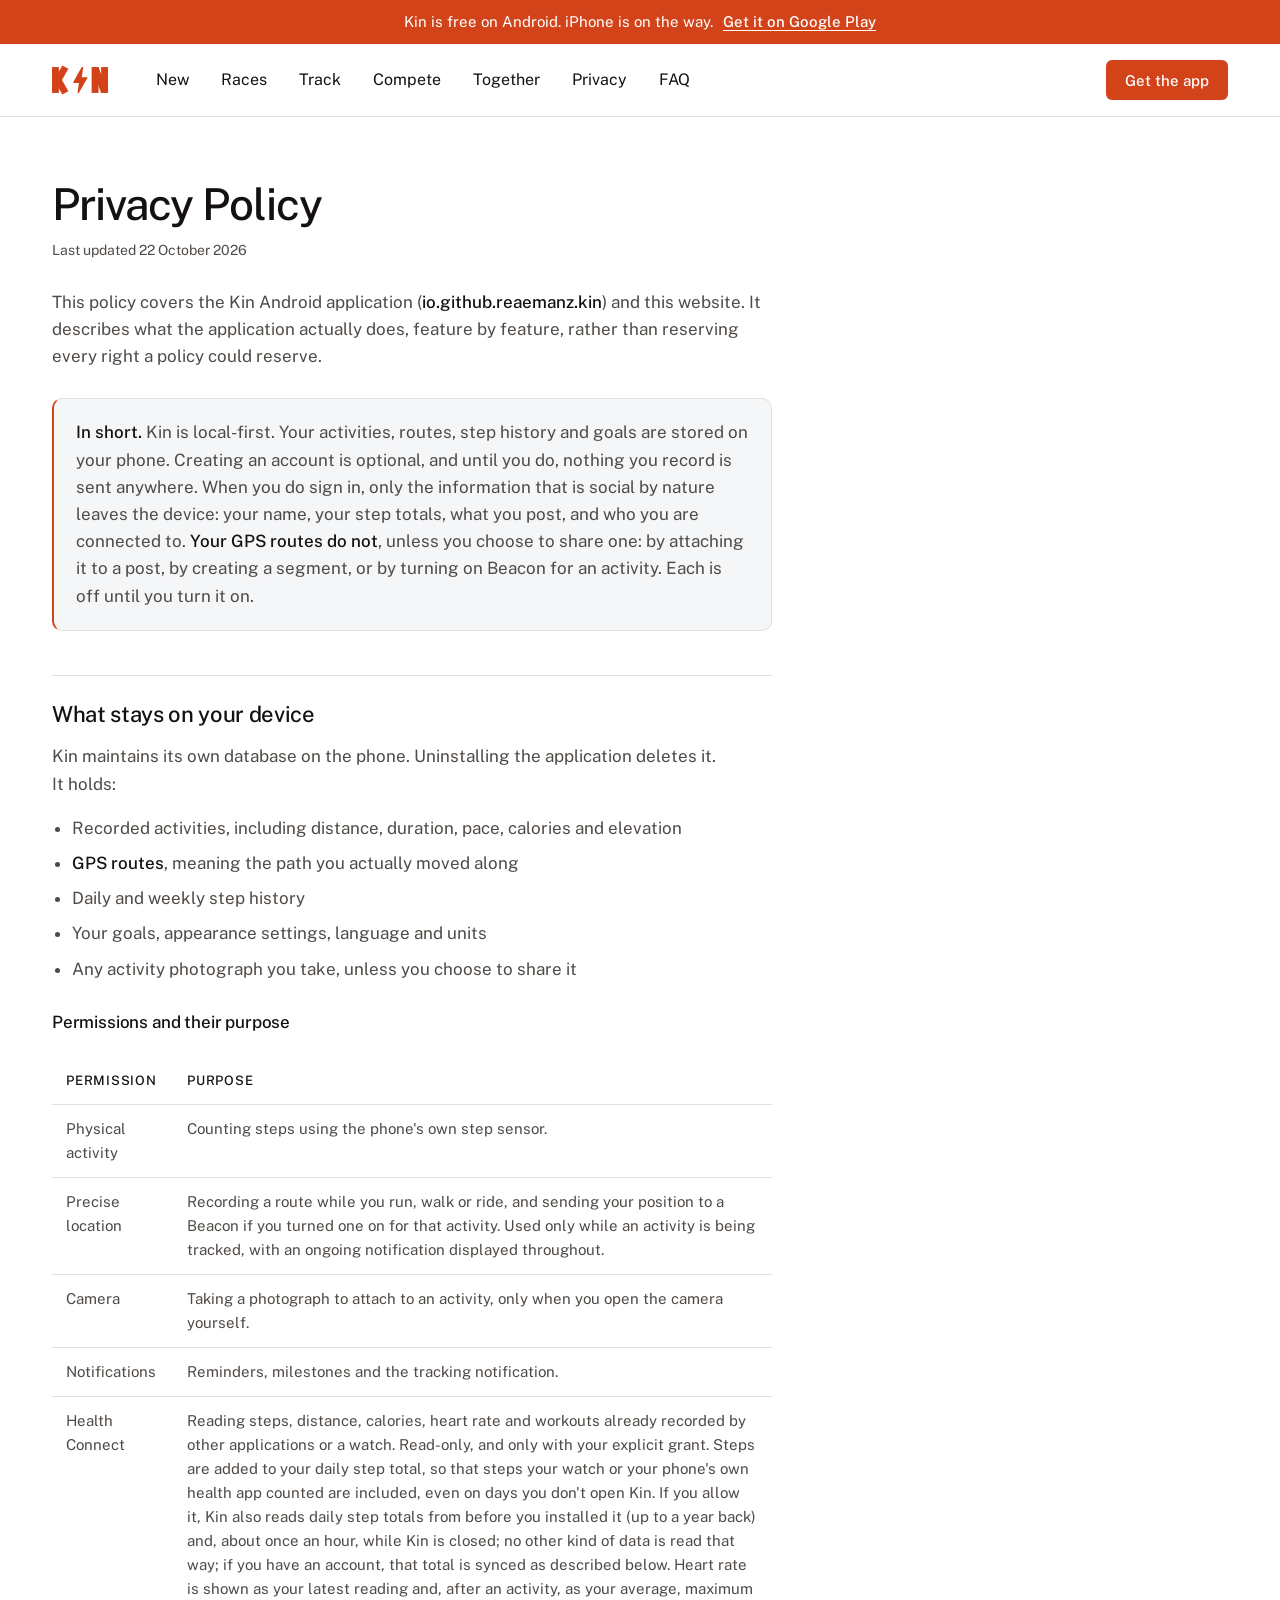
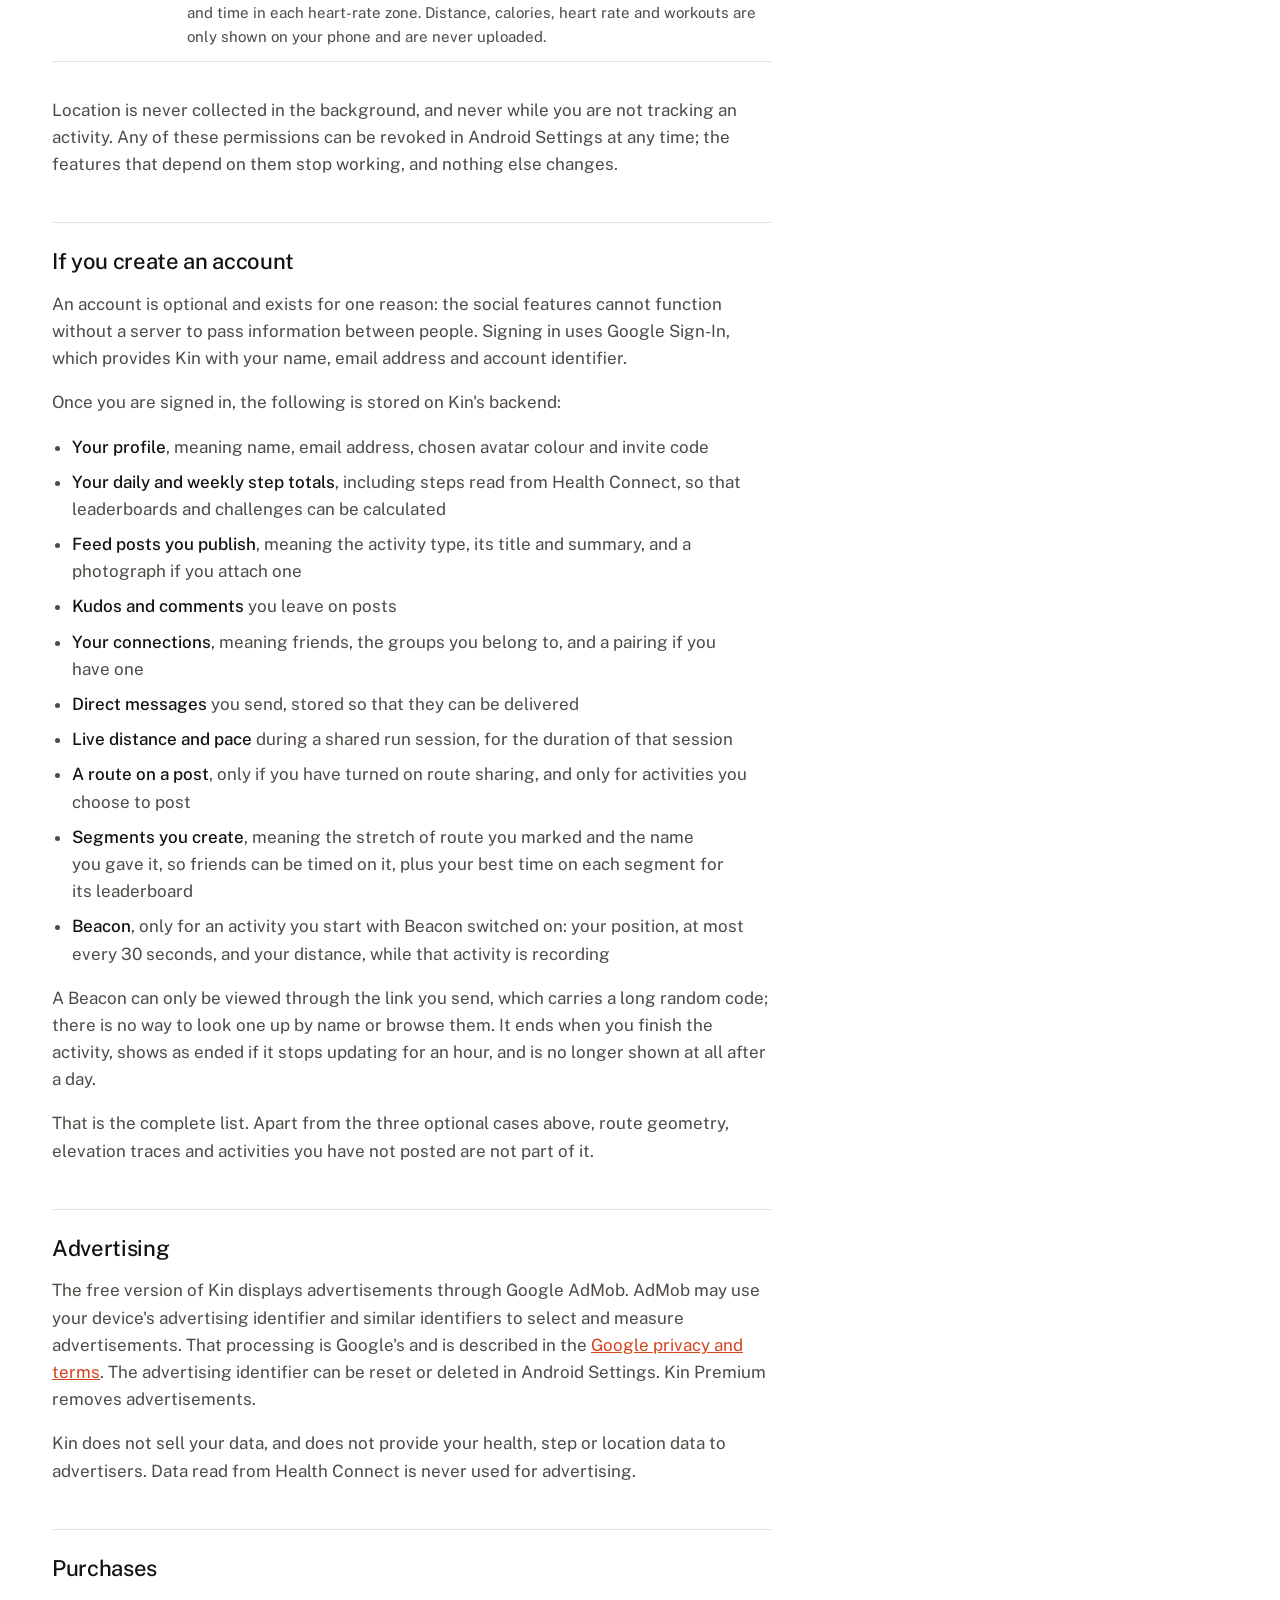
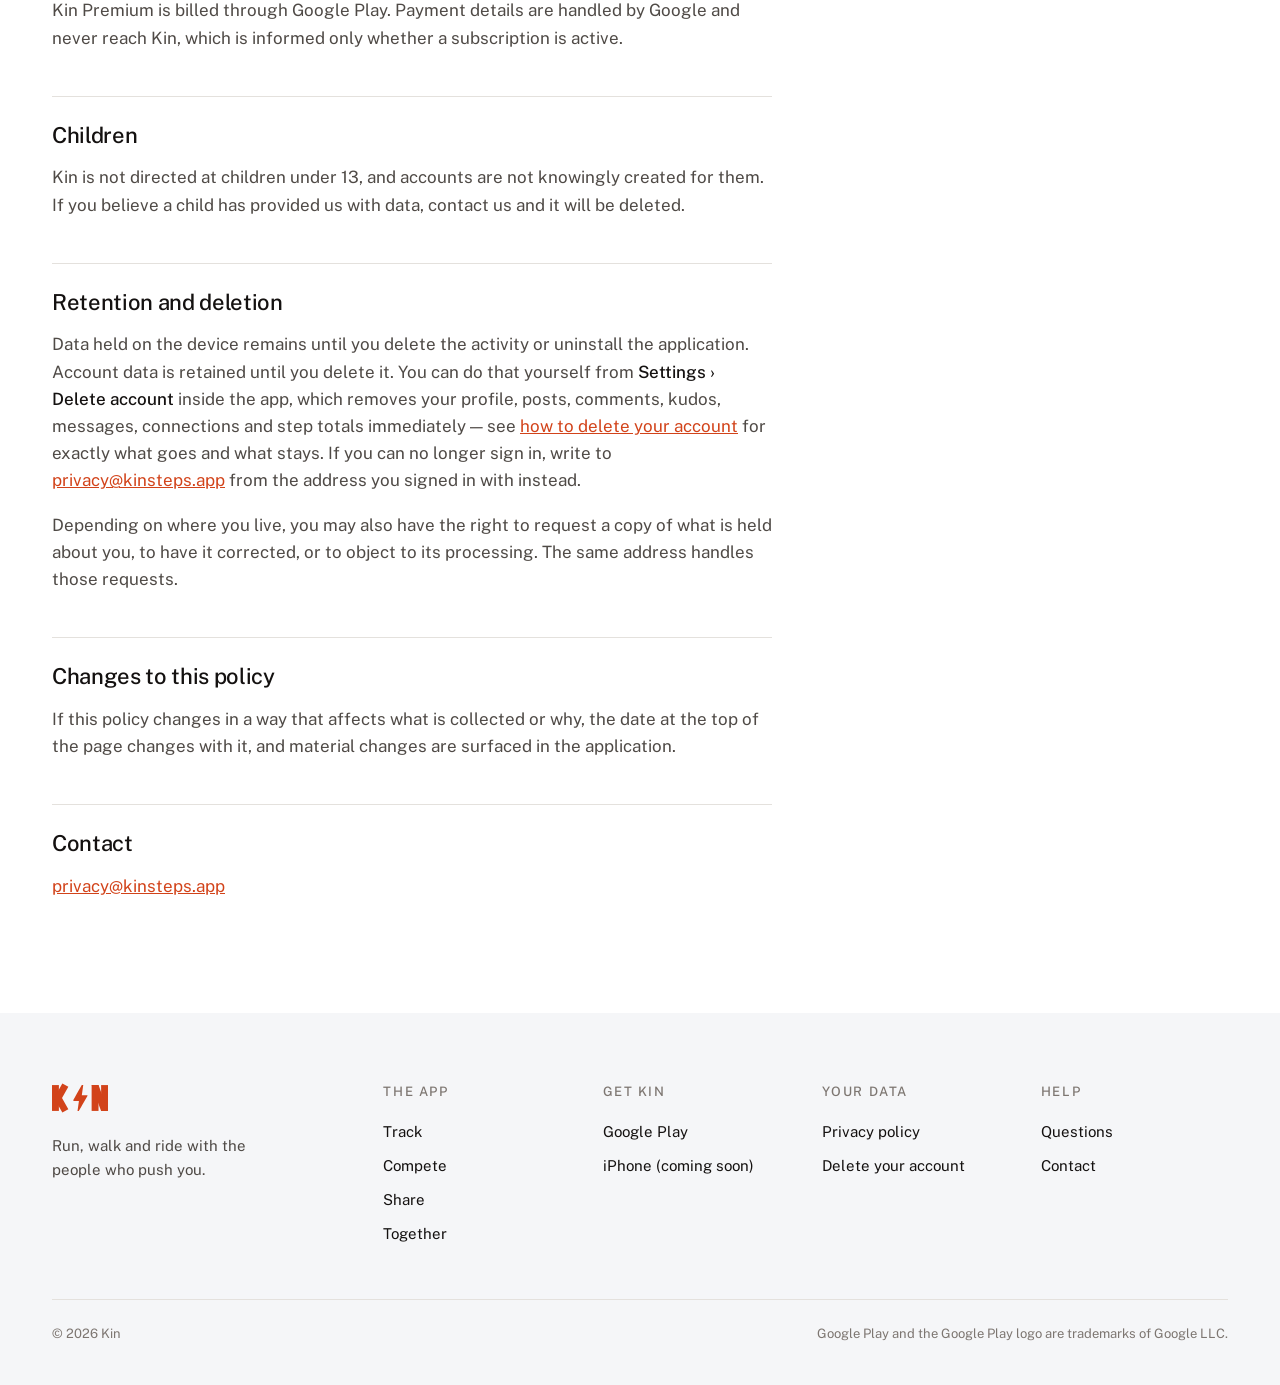
<file: privacy.html>
<!doctype html>
<html lang="en">
<head>
<meta charset="utf-8">
<meta name="viewport" content="width=device-width, initial-scale=1, viewport-fit=cover">
<title>Privacy Policy — Kin</title>
<meta name="description" content="What Kin collects, what stays on your phone, and what leaves it.">
<meta name="theme-color" content="#ffffff">
<link rel="icon" href="/favicon.svg" type="image/svg+xml">
<link rel="apple-touch-icon" href="/apple-touch-icon.png">
<link rel="canonical" href="https://kinsteps.app/privacy.html">
<link rel="preload" href="/fonts/public-sans-latin.woff2" as="font" type="font/woff2" crossorigin>
<link rel="stylesheet" href="/assets/kin.css">
<meta property="og:title" content="Privacy Policy — Kin">
<meta property="og:description" content="What Kin collects, what stays on your phone, and what leaves it.">
<meta property="og:type" content="website">
<meta property="og:url" content="https://kinsteps.app/privacy.html">
<meta property="og:image" content="https://kinsteps.app/img/photo-bridge.jpg">
</head>
<body class="page-doc">
<a class="skip" href="#main">Skip to content</a>

<div class="promo">
  <p>Kin is free on Android. iPhone is on the way. <a href="https://play.google.com/store/apps/details?id=io.github.reaemanz.kin">Get it on Google Play</a></p>
</div>

<header class="header" id="header">
  <div class="container header-row">
    <a class="logo" href="/" aria-label="Kin home">
<svg class="lettermark" width="56" height="26" viewBox="21 39 65 30" overflow="visible" aria-hidden="true">
  <g fill="none" stroke="currentColor" stroke-width="8" stroke-linecap="butt" stroke-linejoin="miter" stroke-miterlimit="6"><path d="M25 39v30"/><path d="M36.5 39 28 54l8.5 15"/></g>
  <g fill="currentColor">
    <path transform="translate(33.93 34) scale(1.667)" d="M11 21h-1l1-7H7.5c-.58 0-.57-.32-.38-.66.19-.34.05-.08.07-.12C8.48 10.94 10.42 7.54 13 3h1l-1 7h3.5c.49 0 .56.33.47.51l-.07.15C12.96 17.55 11 21 11 21z"/>
    <path d="M67 39h8v30h-8z"/><path d="M78 39h8v30h-8z"/><path d="M67 39h8l11 30h-8z"/>
  </g>
</svg>
</a>
    <nav class="nav" id="nav" aria-label="Main">
      <a href="/#new">New</a><a href="/#races">Races</a><a href="/#track">Track</a><a href="/#compete">Compete</a><a href="/#together">Together</a><a href="/#privacy">Privacy</a><a href="/#faq">FAQ</a>
    </nav>
    <div class="header-end">
      <a class="btn btn-primary btn-small" href="https://play.google.com/store/apps/details?id=io.github.reaemanz.kin">Get the app</a>
      <button class="menu-toggle" id="menu-toggle" type="button" aria-expanded="false" aria-controls="nav" aria-label="Open menu">
        <span class="when-closed">
<svg width="24" height="24" viewBox="0 0 24 24" fill="none" stroke="currentColor" stroke-width="1.6" stroke-linecap="round" stroke-linejoin="round" aria-hidden="true"><path d="M4 7h16"/><path d="M4 12h16"/><path d="M4 17h16"/>
</svg>
</span><span class="when-open">
<svg width="24" height="24" viewBox="0 0 24 24" fill="none" stroke="currentColor" stroke-width="1.6" stroke-linecap="round" stroke-linejoin="round" aria-hidden="true"><path d="M6 6l12 12"/><path d="M18 6L6 18"/>
</svg>
</span>
      </button>
    </div>
  </div>
</header>

<main id="main">
<div class="container">
  <article class="prose">

    <h1>Privacy Policy</h1>
    <p class="meta">Last updated 22 October 2026</p>

    <p>
      This policy covers the Kin Android application
      (<strong>io.github.reaemanz.kin</strong>) and this website. It describes what the
      application actually does, feature by feature, rather than reserving every right a
      policy could reserve.
    </p>

    <div class="callout">
      <p>
        <strong>In short.</strong> Kin is local-first. Your activities, routes, step history
        and goals are stored on your phone. Creating an account is optional, and until you
        do, nothing you record is sent anywhere. When you do sign in, only the information
        that is social by nature leaves the device: your name, your step totals, what you
        post, and who you are connected to. <strong>Your GPS routes do not</strong>, unless you
        choose to share one: by attaching it to a post, by creating a segment, or by turning
        on Beacon for an activity. Each is off until you turn it on.
      </p>
    </div>

    <h2>What stays on your device</h2>
    <p>
      Kin maintains its own database on the phone. Uninstalling the application deletes it.
      It holds:
    </p>
    <ul>
      <li>Recorded activities, including distance, duration, pace, calories and elevation</li>
      <li><strong>GPS routes</strong>, meaning the path you actually moved along</li>
      <li>Daily and weekly step history</li>
      <li>Your goals, appearance settings, language and units</li>
      <li>Any activity photograph you take, unless you choose to share it</li>
    </ul>

    <h3>Permissions and their purpose</h3>
    <div class="scroller">
      <table>
        <thead>
          <tr><th scope="col">Permission</th><th scope="col">Purpose</th></tr>
        </thead>
        <tbody>
          <tr><td>Physical activity</td><td>Counting steps using the phone's own step sensor.</td></tr>
          <tr><td>Precise location</td><td>Recording a route while you run, walk or ride, and sending your position to a Beacon if you turned one on for that activity. Used only while an activity is being tracked, with an ongoing notification displayed throughout.</td></tr>
          <tr><td>Camera</td><td>Taking a photograph to attach to an activity, only when you open the camera yourself.</td></tr>
          <tr><td>Notifications</td><td>Reminders, milestones and the tracking notification.</td></tr>
          <tr><td>Health Connect</td><td>Reading steps, distance, calories, heart rate and workouts already recorded by other applications or a watch. Read-only, and only with your explicit grant. Steps are added to your daily step total, so that steps your watch or your phone's own health app counted are included, even on days you don't open Kin. If you allow it, Kin also reads daily step totals from before you installed it (up to a year back) and, about once an hour, while Kin is closed; no other kind of data is read that way; if you have an account, that total is synced as described below. Heart rate is shown as your latest reading and, after an activity, as your average, maximum and time in each heart-rate zone. Distance, calories, heart rate and workouts are only shown on your phone and are never uploaded.</td></tr>
        </tbody>
      </table>
    </div>
    <p>
      Location is never collected in the background, and never while you are not tracking an
      activity. Any of these permissions can be revoked in Android Settings at any time; the
      features that depend on them stop working, and nothing else changes.
    </p>

    <h2>If you create an account</h2>
    <p>
      An account is optional and exists for one reason: the social features cannot function
      without a server to pass information between people. Signing in uses Google Sign-In,
      which provides Kin with your name, email address and account identifier.
    </p>
    <p>Once you are signed in, the following is stored on Kin's backend:</p>
    <ul>
      <li><strong>Your profile</strong>, meaning name, email address, chosen avatar colour and invite code</li>
      <li><strong>Your daily and weekly step totals</strong>, including steps read from Health Connect, so that leaderboards and challenges can be calculated</li>
      <li><strong>Feed posts you publish</strong>, meaning the activity type, its title and summary, and a photograph if you attach one</li>
      <li><strong>Kudos and comments</strong> you leave on posts</li>
      <li><strong>Your connections</strong>, meaning friends, the groups you belong to, and a pairing if you have one</li>
      <li><strong>Direct messages</strong> you send, stored so that they can be delivered</li>
      <li><strong>Live distance and pace</strong> during a shared run session, for the duration of that session</li>
      <li><strong>A route on a post</strong>, only if you have turned on route sharing, and only for activities you choose to post</li>
      <li><strong>Segments you create</strong>, meaning the stretch of route you marked and the name you gave it, so friends can be timed on it, plus your best time on each segment for its leaderboard</li>
      <li><strong>Beacon</strong>, only for an activity you start with Beacon switched on: your position, at most every 30 seconds, and your distance, while that activity is recording</li>
    </ul>
    <p>
      A Beacon can only be viewed through the link you send, which carries a long random code;
      there is no way to look one up by name or browse them. It ends when you finish the
      activity, shows as ended if it stops updating for an hour, and is no longer shown at all
      after a day.
    </p>
    <p>
      That is the complete list. Apart from the three optional cases above, route geometry,
      elevation traces and activities you have not posted are not part of it.
    </p>

    <h2>Advertising</h2>
    <p>
      The free version of Kin displays advertisements through Google AdMob. AdMob may use
      your device's advertising identifier and similar identifiers to select and measure
      advertisements. That processing is Google's and is described in the
      <a href="https://policies.google.com/technologies/partner-sites" rel="noopener">Google
      privacy and terms</a>. The advertising identifier can be reset or deleted in Android
      Settings. Kin Premium removes advertisements.
    </p>
    <p>
      Kin does not sell your data, and does not provide your health, step or location data to
      advertisers. Data read from Health Connect is never used for advertising.
    </p>

    <h2>Purchases</h2>
    <p>
      Kin Premium is billed through Google Play. Payment details are handled by Google and
      never reach Kin, which is informed only whether a subscription is active.
    </p>

    <h2>Children</h2>
    <p>
      Kin is not directed at children under 13, and accounts are not knowingly created for
      them. If you believe a child has provided us with data, contact us and it will be
      deleted.
    </p>

    <h2>Retention and deletion</h2>
    <p>
      Data held on the device remains until you delete the activity or uninstall the
      application. Account data is retained until you delete it. You can do that yourself
      from <strong>Settings &rsaquo; Delete account</strong> inside the app, which removes
      your profile, posts, comments, kudos, messages, connections and step totals
      immediately &mdash; see <a href="/delete-account.html">how to delete your account</a>
      for exactly what goes and what stays. If you can no longer sign in, write to
      <a href="mailto:privacy@kinsteps.app">privacy@kinsteps.app</a> from the address you
      signed in with instead.
    </p>
    <p>
      Depending on where you live, you may also have the right to request a copy of what is
      held about you, to have it corrected, or to object to its processing. The same address
      handles those requests.
    </p>

    <h2>Changes to this policy</h2>
    <p>
      If this policy changes in a way that affects what is collected or why, the date at the
      top of the page changes with it, and material changes are surfaced in the application.
    </p>

    <h2>Contact</h2>
    <p><a href="mailto:privacy@kinsteps.app">privacy@kinsteps.app</a></p>


  </article>
</div>

</main>

<footer class="footer">
  <div class="container">
    <div class="footer-top">
      <div class="footer-brand">
        <a class="logo" href="/" aria-label="Kin home">
<svg class="lettermark" width="56" height="26" viewBox="21 39 65 30" overflow="visible" aria-hidden="true">
  <g fill="none" stroke="currentColor" stroke-width="8" stroke-linecap="butt" stroke-linejoin="miter" stroke-miterlimit="6"><path d="M25 39v30"/><path d="M36.5 39 28 54l8.5 15"/></g>
  <g fill="currentColor">
    <path transform="translate(33.93 34) scale(1.667)" d="M11 21h-1l1-7H7.5c-.58 0-.57-.32-.38-.66.19-.34.05-.08.07-.12C8.48 10.94 10.42 7.54 13 3h1l-1 7h3.5c.49 0 .56.33.47.51l-.07.15C12.96 17.55 11 21 11 21z"/>
    <path d="M67 39h8v30h-8z"/><path d="M78 39h8v30h-8z"/><path d="M67 39h8l11 30h-8z"/>
  </g>
</svg>
</a>
        <p>Run, walk and ride with the people who push you.</p>
      </div>
      
      <nav class="footer-col" aria-label="The app">
        <h2>The app</h2>
        <a href="/#track">Track</a><a href="/#compete">Compete</a><a href="/#share">Share</a><a href="/#together">Together</a>
      </nav>
      
      <nav class="footer-col" aria-label="Get Kin">
        <h2>Get Kin</h2>
        <a href="https://play.google.com/store/apps/details?id=io.github.reaemanz.kin">Google Play</a><a href="/#faq">iPhone (coming soon)</a>
      </nav>
      
      <nav class="footer-col" aria-label="Your data">
        <h2>Your data</h2>
        <a href="/privacy.html">Privacy policy</a><a href="/delete-account.html">Delete your account</a>
      </nav>
      
      <nav class="footer-col" aria-label="Help">
        <h2>Help</h2>
        <a href="/#faq">Questions</a><a href="mailto:privacy@kinsteps.app">Contact</a>
      </nav>
      
    </div>
    <div class="footer-bottom">
      <span>&copy; 2026 Kin</span>
      <span>Google Play and the Google Play logo are trademarks of Google LLC.</span>
    </div>
  </div>
</footer>

<script src="/assets/kin.js" defer></script>
</body>
</html>
</file>
<file: assets/kin.css>
/* kinsteps.app. A block-built product site: white pages, a cool grey band, warm ink and the
   app's ember (KinPalette.kt, light theme) for actions only. Weights stay at 300-500; size and
   space carry the hierarchy. No gradient text, no glow, no pulsing. */

@font-face {
  font-family: "Public Sans";
  font-style: normal;
  font-weight: 300 600;
  font-display: swap;
  src: url(/fonts/public-sans-latin-ext.woff2) format("woff2");
  unicode-range: U+0100-02BA, U+02BD-02C5, U+02C7-02CC, U+02CE-02D7, U+02DD-02FF, U+0304, U+0308, U+0329, U+1D00-1DBF, U+1E00-1E9F, U+1EF2-1EFF, U+2020, U+20A0-20AB, U+20AD-20C4, U+2113, U+2C60-2C7F, U+A720-A7FF;
}
@font-face {
  font-family: "Public Sans";
  font-style: normal;
  font-weight: 300 600;
  font-display: swap;
  src: url(/fonts/public-sans-latin.woff2) format("woff2");
  unicode-range: U+0000-00FF, U+0131, U+0152-0153, U+02BB-02BC, U+02C6, U+02DA, U+02DC, U+0304, U+0308, U+0329, U+2000-206F, U+20AC, U+2122, U+2191, U+2193, U+2212, U+2215, U+FEFF, U+FFFD;
}

:root {
  color-scheme: light;
  --bg: #ffffff;
  --band: #f5f6f8;
  --tile: #f1f0ee;
  --ink: #141110;
  --text-2: #4f4a46;
  --text-3: #7d7671;
  --line: #e4e1dd;
  --accent: #d2431a;
  --accent-hover: #b5370f;
  --dark: #171412;
  --radius: 12px;
  --max: 1240px;
  --sans: "Public Sans", -apple-system, BlinkMacSystemFont, "Segoe UI", Roboto, "Helvetica Neue", Arial, sans-serif;
}

*, *::before, *::after { box-sizing: border-box; }
html { -webkit-text-size-adjust: 100%; scroll-behavior: smooth; scroll-padding-top: 88px; }
body {
  margin: 0;
  background: var(--bg);
  color: var(--ink);
  font: 400 17px/1.6 var(--sans);
  -webkit-font-smoothing: antialiased;
  overflow-x: hidden;
}
img { max-width: 100%; height: auto; display: block; }
p, li { text-wrap: pretty; }
a { color: inherit; }
b, strong { font-weight: 500; }
:focus-visible { outline: 2px solid var(--accent); outline-offset: 3px; border-radius: 4px; }
.skip { position: absolute; left: -9999px; }
.skip:focus { left: 16px; top: 12px; z-index: 50; background: var(--bg); padding: 8px 14px; }

.container {
  width: 100%; max-width: var(--max); margin: 0 auto;
  padding-left: max(32px, env(safe-area-inset-left, 0px));
  padding-right: max(32px, env(safe-area-inset-right, 0px));
}

/* ---------- Type ---------- */
h1, h2, h3 { font-weight: 500; text-wrap: balance; margin: 0; }
h1 { font-size: clamp(38px, 4.6vw, 58px); line-height: 1.08; letter-spacing: -.025em; }
h2 { font-size: clamp(30px, 3.2vw, 42px); line-height: 1.12; letter-spacing: -.02em; }
h3 { font-size: 20px; line-height: 1.3; letter-spacing: -.01em; }
.eyebrow { margin: 0 0 14px; font-size: 13px; font-weight: 500; letter-spacing: .12em; text-transform: uppercase; color: var(--accent); }
.lede { font-size: clamp(18px, 1.6vw, 20px); font-weight: 300; color: var(--text-2); margin: 18px 0 0; max-width: 40ch; }
.center { text-align: center; }

/* ---------- Buttons ---------- */
.btn {
  display: inline-flex; align-items: center; justify-content: center; gap: 8px;
  min-height: 48px; padding: 0 26px; border-radius: 6px;
  font: 500 16px/1 var(--sans); text-decoration: none; cursor: pointer;
  border: 1px solid transparent; transition: background .15s, border-color .15s, color .15s;
}
.btn-small { min-height: 40px; padding: 0 18px; font-size: 15px; }
.btn-primary { background: var(--accent); color: #fff; }
.btn-primary:hover { background: var(--accent-hover); }
.btn-outline { border-color: var(--ink); color: var(--ink); background: transparent; }
.btn-outline:hover { background: var(--ink); color: #fff; }
.text-link { color: var(--ink); font-weight: 500; text-underline-offset: 5px; text-decoration-thickness: 1px; }
.text-link:hover { color: var(--accent); }

.store {
  display: inline-flex; align-items: center; gap: 12px;
  min-height: 56px; padding: 0 22px 0 18px; border-radius: 8px; text-decoration: none;
  background: var(--ink); color: #fff; font-size: 18px; font-weight: 500; line-height: 1.15;
  transition: background .15s;
}
.store:hover { background: #2e2926; }
.store small { display: block; font-size: 11px; font-weight: 400; letter-spacing: .05em; opacity: .8; }

/* ---------- Promo bar + header ---------- */
.promo { background: var(--accent); color: #fff; text-align: center; font-size: 15px; font-weight: 400; }
.promo p { margin: 0; padding: 10px 16px; }
.promo a { color: #fff; font-weight: 500; text-underline-offset: 3px; white-space: nowrap; margin-left: 6px; }

.header {
  position: sticky; top: 0; z-index: 30; background: var(--bg);
  border-bottom: 1px solid var(--line);
  transition: box-shadow .2s;
}
.header.scrolled { box-shadow: 0 2px 14px rgba(20, 17, 16, .06); }
.header-row { display: flex; align-items: center; gap: 48px; height: 72px; }
.logo { display: inline-flex; align-items: center; color: var(--accent); text-decoration: none; }
.lettermark { display: block; height: 26px; width: auto; }
.nav { display: flex; gap: 32px; }
.nav a { color: var(--ink); text-decoration: none; font-size: 16px; padding: 24px 0; border-bottom: 2px solid transparent; margin-bottom: -1px; }
.nav a:hover { border-bottom-color: var(--accent); }
.header-end { margin-left: auto; display: flex; align-items: center; gap: 12px; }
.menu-toggle { display: none; background: none; border: 0; padding: 8px; margin-right: -8px; color: var(--ink); cursor: pointer; }
.menu-toggle .when-open, .menu-open .menu-toggle .when-closed { display: none; }
.menu-open .menu-toggle .when-open { display: block; }

/* ---------- Sections ---------- */
.section { padding: 96px 0; }
.band { background: var(--band); }
.section-bar { display: flex; align-items: end; justify-content: space-between; gap: 24px; margin-bottom: 32px; }

/* Hero: copy on one half, photograph bleeding to the edge on the other. */
.hero { display: grid; grid-template-columns: 1fr 1fr; min-height: 620px; background: var(--band); }
.hero-copy {
  align-self: center; justify-self: end; width: 100%; max-width: calc(var(--max) / 2);
  padding: 72px 56px 72px max(32px, calc((100vw - var(--max)) / 2 + 32px));
}
.hero-copy .lede { margin-bottom: 36px; }
.cta-row { display: flex; flex-wrap: wrap; align-items: center; gap: 16px 28px; }
.hero-media { position: relative; overflow: hidden; }
.hero-media > img { position: absolute; inset: 0; width: 100%; height: 100%; object-fit: cover; }
.hero-media .phone { position: absolute; left: 40px; bottom: 40px; width: 200px; }

.phone {
  border-radius: 30px; overflow: hidden; background: #000;
  border: 7px solid #0d0b0a; box-shadow: 0 24px 48px -16px rgba(20, 17, 16, .35);
  aspect-ratio: 600 / 1240;
}
.phone img { width: 100%; height: 100%; object-fit: cover; object-position: top; }

/* Slider: a row of cards that scrolls sideways, arrows on wide screens. */
.slider-arrows { display: flex; gap: 10px; }
.round {
  width: 44px; height: 44px; border-radius: 50%; display: grid; place-items: center;
  border: 1px solid var(--line); background: var(--bg); color: var(--ink); cursor: pointer;
  transition: border-color .15s, opacity .15s;
}
.round:hover { border-color: var(--ink); }
.round:disabled { opacity: .35; cursor: default; border-color: var(--line); }
.slider-track {
  list-style: none; margin: 0; padding: 0 0 8px;
  display: grid; grid-auto-flow: column; grid-auto-columns: calc((100% - 72px) / 4); gap: 24px;
  overflow-x: auto; scroll-snap-type: x mandatory; scrollbar-width: none;
}
.slider-track::-webkit-scrollbar { display: none; }
.slide { scroll-snap-align: start; }
.slide a { display: block; text-decoration: none; color: inherit; }
.slide-img { aspect-ratio: 4 / 3; border-radius: var(--radius); overflow: hidden; background: var(--tile); margin-bottom: 18px; }
.slide-img img { width: 100%; height: 100%; object-fit: cover; transition: transform .4s ease; }
.slide a:hover .slide-img img { transform: scale(1.03); }
.slide p { color: var(--text-2); font-size: 16px; margin: 6px 0 12px; }
.more { display: inline-flex; align-items: center; gap: 6px; font-weight: 500; font-size: 15px; color: var(--accent); }

/* Features: what's new, as a grid of white cards on the grey band. */
.features-head { margin-bottom: 40px; }
.features-grid { list-style: none; padding: 0; margin: 0; display: grid; grid-template-columns: repeat(3, 1fr); gap: 24px; }
.feature-card { background: var(--bg); border-radius: var(--radius); padding: 32px; display: flex; flex-direction: column; }
.feature-top { display: flex; align-items: center; justify-content: space-between; margin-bottom: 24px; }
.feature-icon { width: 52px; height: 52px; border-radius: 50%; background: var(--band); color: var(--accent); display: grid; place-items: center; }
.chip { font-size: 12px; font-weight: 500; letter-spacing: .08em; text-transform: uppercase; color: var(--accent); border: 1px solid currentColor; border-radius: 999px; padding: 3px 10px; }
.feature-card p { margin: 10px 0 0; color: var(--text-2); font-size: 16px; }
.feature-card .feature-note { margin-top: auto; padding-top: 16px; font-size: 14px; color: var(--text-3); }

/* Races: copy beside a stack of horizontal race cards, each led by a satellite picture. */
.races-row { display: grid; grid-template-columns: 1fr 1fr; gap: 72px; align-items: center; }
.races-list { display: grid; gap: 14px; }
.race-card {
  display: grid; grid-template-columns: 132px 1fr; min-height: 132px;
  border: 1px solid var(--line); border-radius: var(--radius); overflow: hidden; background: var(--bg);
}
.race-img { position: relative; background: var(--tile); }
.race-img img { position: absolute; inset: 0; width: 100%; height: 100%; object-fit: cover; }
.race-date {
  position: absolute; top: 10px; left: 10px; display: grid; justify-items: center;
  padding: 5px 10px; border-radius: 10px; background: rgba(10, 8, 7, .58); color: #fff;
  font-size: 20px; font-weight: 500; line-height: 1.15;
}
.race-date span { font-size: 11px; letter-spacing: .1em; text-transform: uppercase; opacity: .85; }
.race-body { padding: 18px 20px; align-self: center; }
.race-body h3 { font-size: 19px; }
.race-body p { margin: 4px 0 0; color: var(--text-2); font-size: 15px; }
.race-pills { display: flex; gap: 6px; margin-top: 12px; }
.race-pills span { font-size: 13px; padding: 3px 10px; border-radius: 999px; background: var(--band); color: var(--ink); }
.race-credit { margin: 2px 0 0; font-size: 12px; color: var(--text-3); }

/* Spotlight: a feature with its screens. */
.spotlight + .spotlight, .races + .spotlight { padding-top: 0; }
.spotlight-row { display: grid; grid-template-columns: 1fr 1fr; gap: 72px; align-items: center; }
.flip .spotlight-media { order: 2; }
.spotlight-media {
  background: var(--tile); border-radius: 20px; padding: 56px 0;
  display: flex; justify-content: center; align-items: center; gap: 24px; min-height: 560px;
}
.spotlight-media .phone { width: 230px; }
.spotlight-media.pair .phone { width: 200px; }
.spotlight-media.pair .phone:nth-child(2) { transform: translateY(36px); }
.ticks { list-style: none; padding: 0; margin: 32px 0 0; display: grid; gap: 16px; }
.ticks li { display: grid; grid-template-columns: 18px 1fr; gap: 14px; color: var(--text-2); }
.ticks svg { color: var(--accent); margin-top: 4px; }
.ticks b { color: var(--ink); }

/* Message: a centred statement that opens a group of blocks. */
.message { text-align: center; padding-bottom: 48px; }
.message .lede { margin-left: auto; margin-right: auto; }

/* Collection: large tiles, a photograph or a screen on paper. */
.collection { padding-bottom: 96px; }
.collection-grid { display: grid; grid-template-columns: repeat(2, 1fr); gap: 24px; }
.tile { position: relative; border-radius: var(--radius); overflow: hidden; min-height: 460px; }
.tile h3 { font-size: 24px; }
.tile p { margin: 8px 0 0; font-size: 16px; max-width: 42ch; }
.tile-photo > img { position: absolute; inset: 0; width: 100%; height: 100%; object-fit: cover; }
.tile-photo::after { content: ""; position: absolute; inset: 0; background: linear-gradient(to top, rgba(10, 8, 7, .85) 0%, rgba(10, 8, 7, .55) 40%, rgba(10, 8, 7, 0) 75%); }
.tile-photo .tile-copy { position: absolute; left: 0; right: 0; bottom: 0; z-index: 1; padding: 32px; color: #fff; }
.tile-photo p { color: rgba(255, 255, 255, .86); }
.tile-screen { background: var(--tile); display: flex; flex-direction: column; }
.tile-screen .tile-copy { padding: 32px 32px 0; }
.tile-screen p { color: var(--text-2); }
.tile-phone {
  margin: 32px auto 0; width: 240px; flex: 1; min-height: 240px; position: relative;
  border-radius: 28px 28px 0 0; overflow: hidden; border: 7px solid #0d0b0a; border-bottom: 0; background: #000;
}
.tile-phone img { position: absolute; inset: 0; width: 100%; height: auto; }

/* Strip: four promises with icons on the grey band. */
.strip h2 { margin-bottom: 56px; }
.strip-grid { list-style: none; padding: 0; margin: 0 0 48px; display: grid; grid-template-columns: repeat(4, 1fr); gap: 40px; text-align: center; }
.strip-icon { width: 64px; height: 64px; border-radius: 50%; background: var(--bg); color: var(--accent); display: inline-grid; place-items: center; margin-bottom: 18px; }
.strip h3 { font-size: 18px; }
.strip-grid p { margin: 8px 0 0; color: var(--text-2); font-size: 16px; }

/* FAQ */
.faq-row { display: grid; grid-template-columns: 1fr 2fr; gap: 64px; align-items: start; }
.faq-list { border-top: 1px solid var(--line); }
.faq details { border-bottom: 1px solid var(--line); }
.faq summary {
  list-style: none; cursor: pointer; display: flex; justify-content: space-between; align-items: center; gap: 24px;
  padding: 24px 0; font-size: 19px; font-weight: 500;
}
.faq summary::-webkit-details-marker { display: none; }
.faq-icon { flex: none; color: var(--text-3); transition: transform .2s; display: grid; }
.faq details[open] .faq-icon { transform: rotate(45deg); color: var(--accent); }
.faq details p { margin: -8px 0 24px; color: var(--text-2); max-width: 62ch; }
.faq details a { color: var(--accent); }

/* Closing call to action */
.cta { background: var(--dark); color: #fff; text-align: center; padding: 96px 0; }
.cta-inner h2 { max-width: 18ch; margin: 0 auto; }
.cta-inner p { color: rgba(255, 255, 255, .72); font-size: 19px; font-weight: 300; margin: 16px auto 36px; max-width: 46ch; }

/* ---------- Footer ---------- */
.footer { background: var(--band); padding: 72px 0 40px; font-size: 15px; }
.footer-top { display: grid; grid-template-columns: 1.6fr repeat(4, 1fr); gap: 32px; padding-bottom: 48px; border-bottom: 1px solid var(--line); }
.footer-brand p { color: var(--text-2); margin: 16px 0 0; max-width: 26ch; }
.footer-col h2 { font-size: 13px; letter-spacing: .12em; text-transform: uppercase; color: var(--text-3); margin-bottom: 16px; }
.footer-col a { display: block; color: var(--ink); text-decoration: none; padding: 5px 0; }
.footer-col a:hover { color: var(--accent); }
.footer-bottom { display: flex; flex-wrap: wrap; justify-content: space-between; gap: 8px 24px; padding-top: 24px; color: var(--text-3); font-size: 13px; }

/* ---------- Policy pages ---------- */
.prose { max-width: 720px; padding: 64px 0 96px; }
.prose h1 { font-size: clamp(32px, 4.4vw, 44px); margin-bottom: 10px; }
.prose h2 { margin: 44px 0 14px; padding-top: 26px; border-top: 1px solid var(--line); font-size: 22px; letter-spacing: -.015em; }
.prose h3 { margin: 28px 0 8px; font-size: 17px; }
.prose p, .prose li { color: var(--text-2); }
.prose ul { padding-left: 20px; }
.prose li { margin-bottom: 8px; }
.prose strong { color: var(--ink); }
.prose a { color: var(--accent); }
.meta { color: var(--text-3); font-size: 14px; margin: 0 0 28px; }
.callout { border: 1px solid var(--line); border-left: 2px solid var(--accent); background: var(--band); border-radius: 10px; padding: 20px 22px; margin: 28px 0; }
.callout p { margin: 0; }
.scroller { overflow-x: auto; }
.prose table { width: 100%; border-collapse: collapse; margin: 18px 0; font-size: 15px; min-width: 420px; }
.prose th, .prose td { text-align: left; padding: 12px 14px; border-bottom: 1px solid var(--line); vertical-align: top; color: var(--text-2); }
.prose th { color: var(--ink); font-weight: 500; font-size: 13px; letter-spacing: .06em; text-transform: uppercase; }
.steps { margin: 24px 0 0; padding: 0; list-style: none; counter-reset: step; max-width: 54ch; }
.steps li { counter-increment: step; position: relative; padding-left: 40px; margin-bottom: 14px; }
.steps li::before {
  content: counter(step); position: absolute; left: 0; top: 2px; width: 24px; height: 24px; border-radius: 50%;
  border: 1px solid var(--line); background: var(--band); color: var(--text-2); font-size: 13px; font-weight: 500;
  display: grid; place-items: center;
}

/* ---------- Responsive ---------- */
@media (max-width: 1080px) {
  .slider-track { grid-auto-columns: calc((100% - 48px) / 3); }
  .strip-grid { grid-template-columns: repeat(2, 1fr); }
  .features-grid { grid-template-columns: repeat(2, 1fr); }
  .footer-top { grid-template-columns: repeat(4, 1fr); }
  .footer-brand { grid-column: 1 / -1; }
}

@media (max-width: 900px) {
  .nav {
    display: none; position: absolute; top: 72px; left: 0; right: 0; flex-direction: column; gap: 0;
    background: var(--bg); border-bottom: 1px solid var(--line); padding: 8px 32px 24px;
  }
  .menu-open .nav { display: flex; }
  .nav a { padding: 14px 0; border-bottom: 1px solid var(--line); margin: 0; font-size: 18px; }
  .nav a:hover { border-bottom-color: var(--line); color: var(--accent); }
  .menu-toggle { display: grid; }

  .hero { grid-template-columns: 1fr; min-height: 0; }
  .hero-copy { justify-self: stretch; max-width: none; padding: 56px 32px; }
  .hero-media { aspect-ratio: 4 / 3; }
  .hero-media .phone { width: 150px; left: auto; right: 24px; bottom: 24px; }

  .spotlight-row, .races-row { grid-template-columns: 1fr; gap: 40px; }
  .flip .spotlight-media { order: 0; }
  .spotlight-media { min-height: 0; padding: 40px 0; }

  .collection-grid { grid-template-columns: 1fr; }
  .faq-row { grid-template-columns: 1fr; gap: 24px; }
  .section { padding: 72px 0; }
}

@media (max-width: 640px) {
  .container { padding-left: max(16px, env(safe-area-inset-left, 0px)); padding-right: max(16px, env(safe-area-inset-right, 0px)); }
  .header-row { height: 64px; gap: 16px; }
  .nav { top: 64px; padding: 8px 16px 24px; }
  .header-end .btn { display: none; }
  .promo { font-size: 14px; }
  .hero-copy { padding: 44px 16px; }
  .section { padding: 56px 0; }
  .slider-arrows { display: none; }
  .slider-track { grid-auto-columns: 78%; gap: 16px; }
  .spotlight-media .phone { width: 180px; }
  .spotlight-media.pair { gap: 14px; }
  .spotlight-media.pair .phone { width: 148px; }
  .tile { min-height: 400px; }
  .tile-photo .tile-copy, .tile-screen .tile-copy { padding: 24px; }
  .tile-phone { width: 210px; }
  .race-card { grid-template-columns: 108px 1fr; min-height: 116px; }
  .race-body { padding: 14px 16px; }
  .race-body h3 { font-size: 17px; }
  .strip-grid { grid-template-columns: 1fr; gap: 32px; }
  .features-grid { grid-template-columns: 1fr; gap: 16px; }
  .feature-card { padding: 24px; }
  .collection { padding-bottom: 56px; }
  .cta { padding: 72px 0; }
  .footer-top { grid-template-columns: 1fr 1fr; }
  .prose { padding: 40px 0 64px; }
}

@media (prefers-reduced-motion: reduce) {
  html { scroll-behavior: auto; }
  *, *::before, *::after { transition: none !important; }
}
.static .slider-arrows { visibility: hidden; }
</file>
<file: styles.css>
/* Kin — kinsteps.app
   The light palette from the app's KinPalette.kt: white paper, warm ink, ember. Weights stay
   at 300-500, the same as the landing page. */

@font-face {
  font-family: "Public Sans";
  font-style: normal;
  font-weight: 300 600;
  font-display: swap;
  src: url(/fonts/public-sans-latin-ext.woff2) format("woff2");
  unicode-range: U+0100-02BA, U+02BD-02C5, U+02C7-02CC, U+02CE-02D7, U+02DD-02FF, U+0304, U+0308, U+0329, U+1D00-1DBF, U+1E00-1E9F, U+1EF2-1EFF, U+2020, U+20A0-20AB, U+20AD-20C4, U+2113, U+2C60-2C7F, U+A720-A7FF;
}
@font-face {
  font-family: "Public Sans";
  font-style: normal;
  font-weight: 300 600;
  font-display: swap;
  src: url(/fonts/public-sans-latin.woff2) format("woff2");
  unicode-range: U+0000-00FF, U+0131, U+0152-0153, U+02BB-02BC, U+02C6, U+02DA, U+02DC, U+0304, U+0308, U+0329, U+2000-206F, U+20AC, U+2122, U+2191, U+2193, U+2212, U+2215, U+FEFF, U+FFFD;
}

:root {
  color-scheme: light;
  --bg: #ffffff;
  --surface: #f7f6f4;
  --surface-2: #efece8;
  --accent: #d2431a;
  --accent-deep: #a8340f;
  --on-accent: #ffffff;
  --text: #141110;
  --text-2: #57514c;
  --text-3: #857e78;
  --line: #e7e2dc;
  --radius: 14px;
  --measure: 68ch;
}
*, *::before, *::after { box-sizing: border-box; }

html {
  -webkit-text-size-adjust: 100%;
  scroll-behavior: smooth;
}

@media (prefers-reduced-motion: reduce) {
  html { scroll-behavior: auto; }
}

body {
  margin: 0;
  background: var(--bg);
  color: var(--text);
  font-family: "Public Sans", -apple-system, BlinkMacSystemFont, "Segoe UI", Roboto, "Helvetica Neue", Arial, sans-serif;
  font-weight: 400;
  font-size: 16px;
  line-height: 1.65;
  -webkit-font-smoothing: antialiased;
  text-rendering: optimizeLegibility;
}

.wrap {
  width: 100%;
  max-width: 960px;
  margin-inline: auto;
  padding-inline: 24px;
}

a { color: var(--accent); text-decoration-thickness: 1px; text-underline-offset: 2px; }
a:focus-visible, button:focus-visible {
  outline: 2px solid var(--accent);
  outline-offset: 3px;
  border-radius: 4px;
}

/* ---------- masthead ---------- */

.masthead {
  display: flex;
  align-items: center;
  justify-content: space-between;
  gap: 24px;
  padding-block: 26px;
  border-bottom: 1px solid var(--line);
}

.brand {
  display: inline-flex;
  align-items: center;
  gap: 10px;
  text-decoration: none;
  color: var(--text);
  font-weight: 500;
  font-size: 17px;
  letter-spacing: 0.24em;
}

.brand svg { display: block; color: var(--accent); }

.masthead nav {
  display: flex;
  gap: 24px;
  font-size: 15px;
}

.masthead nav a {
  color: var(--text-2);
  text-decoration: none;
}

.masthead nav a:hover { color: var(--text); }

/* ---------- hero ---------- */

.hero { padding-block: 84px 72px; }

.eyebrow {
  display: inline-flex;
  align-items: center;
  gap: 8px;
  font-size: 13px;
  letter-spacing: 0.08em;
  text-transform: uppercase;
  color: var(--text-2);
  border: 1px solid var(--line);
  background: var(--surface);
  border-radius: 999px;
  padding: 6px 14px;
  margin-bottom: 28px;
}

.eyebrow::before {
  content: "";
  width: 6px;
  height: 6px;
  border-radius: 50%;
  background: var(--accent);
}

h1 {
  margin: 0 0 22px;
  font-size: clamp(36px, 6.4vw, 60px);
  line-height: 1.06;
  letter-spacing: -0.028em;
  font-weight: 400;
}

.hero p {
  margin: 0;
  font-size: clamp(17px, 2.2vw, 19px);
  color: var(--text-2);
  max-width: 56ch;
}

/* ---------- feature grid ---------- */

.section { padding-block: 16px 72px; }

.section-title {
  font-size: 13px;
  letter-spacing: 0.1em;
  text-transform: uppercase;
  color: var(--text-3);
  margin: 0 0 24px;
  font-weight: 500;
}

/* Two by two, not auto-fit: four tiles in a three-column track leaves an orphan
   cell, and the 1px gap technique renders that gap as a visible empty panel. */
.grid {
  display: grid;
  grid-template-columns: 1fr;
  gap: 1px;
  background: var(--line);
  border: 1px solid var(--line);
  border-radius: var(--radius);
  overflow: hidden;
}

@media (min-width: 720px) {
  .grid { grid-template-columns: repeat(2, 1fr); }
}

.tile {
  background: var(--bg);
  padding: 28px 26px;
}

.tile svg {
  display: block;
  color: var(--accent);
  margin-bottom: 16px;
}

.tile h3 {
  margin: 0 0 8px;
  font-size: 16px;
  font-weight: 500;
  letter-spacing: -0.01em;
}

.tile p {
  margin: 0;
  font-size: 15px;
  color: var(--text-2);
}

/* ---------- statement block ---------- */

.statement {
  border: 1px solid var(--line);
  border-radius: var(--radius);
  background: var(--surface);
  padding: 32px;
}

.statement h2 {
  margin: 0 0 12px;
  font-size: clamp(21px, 3vw, 26px);
  letter-spacing: -0.02em;
  font-weight: 500;
}

.statement p {
  margin: 0 0 14px;
  color: var(--text-2);
  max-width: 62ch;
}

.statement p:last-child { margin-bottom: 0; }

/* ---------- pairing ---------- */

.pair-code {
  display: inline-block;
  margin: 4px 0 8px;
  padding: 18px 28px;
  background: var(--surface-2);
  border: 1px solid var(--line);
  border-radius: var(--radius);
  font-family: ui-monospace, SFMono-Regular, Menlo, Consolas, monospace;
  font-size: clamp(22px, 5vw, 30px);
  font-weight: 500;
  letter-spacing: 0.14em;
  color: var(--accent);
  word-break: break-all;
}

.steps {
  margin: 24px 0 0;
  padding: 0;
  list-style: none;
  counter-reset: step;
  max-width: 54ch;
}

.steps li {
  counter-increment: step;
  position: relative;
  padding-left: 40px;
  margin-bottom: 14px;
  color: var(--text-2);
}

.steps li::before {
  content: counter(step);
  position: absolute;
  left: 0;
  top: 2px;
  width: 24px;
  height: 24px;
  border-radius: 50%;
  border: 1px solid var(--line);
  background: var(--surface);
  color: var(--text-2);
  font-size: 13px;
  font-weight: 500;
  display: grid;
  place-items: center;
}

.steps strong { color: var(--text); font-weight: 500; }
b, strong { font-weight: 500; }

/* ---------- prose ---------- */

.prose { max-width: var(--measure); padding-block: 40px 64px; }

.prose h1 {
  font-size: clamp(30px, 5vw, 42px);
  max-width: none;
  margin-bottom: 10px;
}

.prose h2 {
  margin: 44px 0 14px;
  padding-top: 26px;
  border-top: 1px solid var(--line);
  font-size: 21px;
  letter-spacing: -0.015em;
  font-weight: 500;
}

.prose h3 {
  margin: 28px 0 8px;
  font-size: 16px;
  font-weight: 500;
}

.prose p, .prose li { color: var(--text-2); }
.prose ul { padding-left: 20px; }
.prose li { margin-bottom: 8px; }
.prose strong { color: var(--text); font-weight: 500; }

.meta {
  color: var(--text-3);
  font-size: 14px;
  margin: 0 0 28px;
}

.callout {
  border: 1px solid var(--line);
  border-left: 2px solid var(--accent);
  background: var(--surface);
  border-radius: 10px;
  padding: 20px 22px;
  margin: 28px 0;
}

.callout p { margin: 0; }

.scroller { overflow-x: auto; }

table {
  width: 100%;
  border-collapse: collapse;
  margin: 18px 0;
  font-size: 15px;
  min-width: 420px;
}

th, td {
  text-align: left;
  padding: 12px 14px;
  border-bottom: 1px solid var(--line);
  vertical-align: top;
  color: var(--text-2);
}

th {
  color: var(--text);
  font-weight: 500;
  font-size: 13px;
  letter-spacing: 0.06em;
  text-transform: uppercase;
}

/* ---------- footer ---------- */

footer {
  border-top: 1px solid var(--line);
  padding-block: 28px 56px;
  display: flex;
  flex-wrap: wrap;
  align-items: center;
  gap: 10px 24px;
  font-size: 14px;
  color: var(--text-3);
}

footer nav { display: flex; gap: 24px; margin-left: auto; }
footer a { color: var(--text-2); text-decoration: none; }
footer a:hover { color: var(--text); }

@media (max-width: 560px) {
  .hero { padding-block: 56px 52px; }
  .statement { padding: 24px 20px; }
  footer nav { margin-left: 0; }
}
</file>
